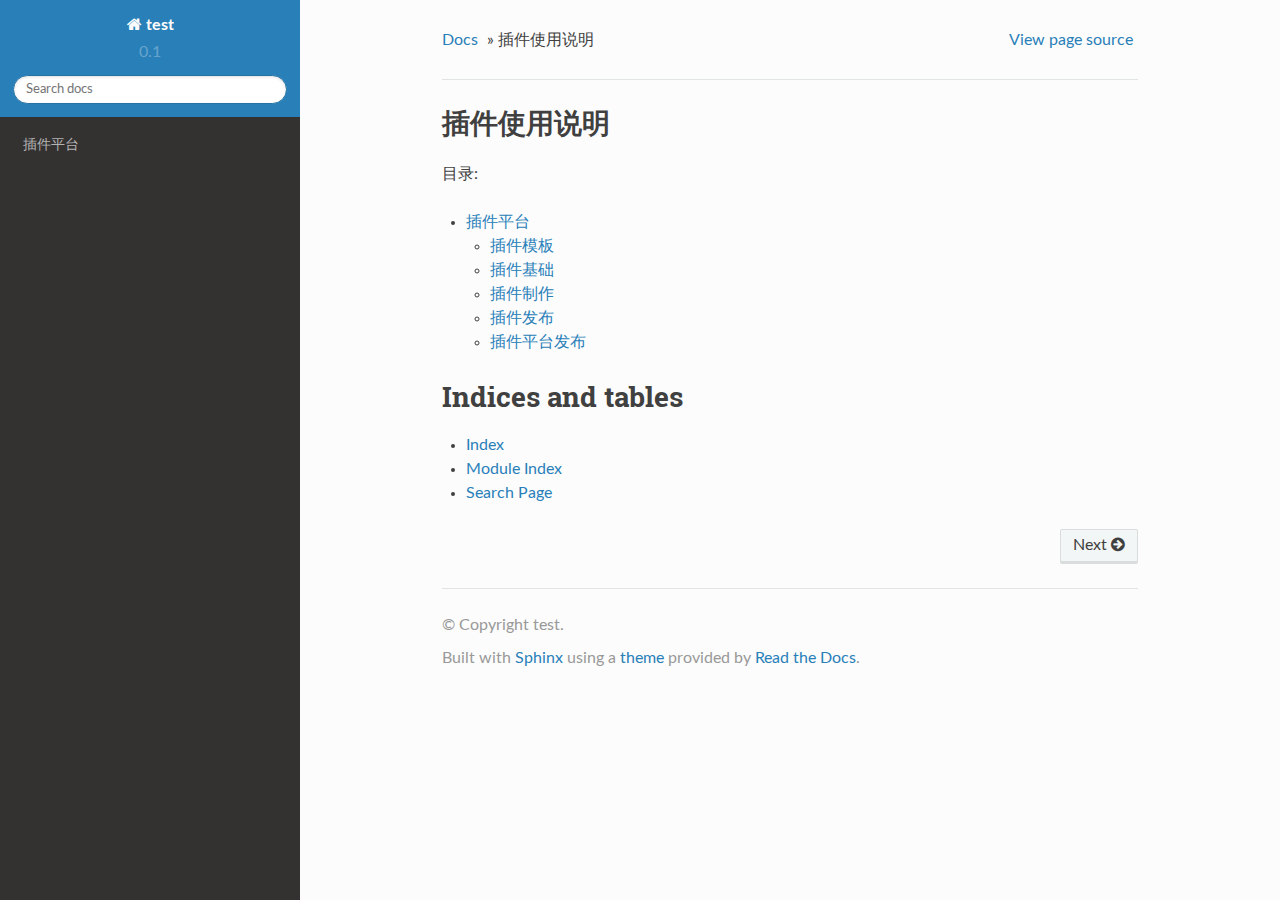
<file: doc/_build/html/index.html>
<!DOCTYPE html>
<!--[if IE 8]><html class="no-js lt-ie9" lang="en" > <![endif]-->
<!--[if gt IE 8]><!--> <html class="no-js" lang="en" > <!--<![endif]-->
<head>
  <meta charset="utf-8">
  
  <meta name="viewport" content="width=device-width, initial-scale=1.0">
  
  <title>插件使用说明 &mdash; test 0.1 documentation</title>
  

  
  

  

  
  
    

  

  
  
    <link rel="stylesheet" href="_static/css/theme.css" type="text/css" />
  

  

  
    <link rel="top" title="test 0.1 documentation" href="#"/>
        <link rel="next" title="插件平台" href="src/intr.html"/> 

  
  <script src="_static/js/modernizr.min.js"></script>

</head>

<body class="wy-body-for-nav" role="document">

  <div class="wy-grid-for-nav">

    
    <nav data-toggle="wy-nav-shift" class="wy-nav-side">
      <div class="wy-side-scroll">
        <div class="wy-side-nav-search">
          

          
            <a href="#" class="icon icon-home"> test
          

          
          </a>

          
            
            
              <div class="version">
                0.1
              </div>
            
          

          
<div role="search">
  <form id="rtd-search-form" class="wy-form" action="search.html" method="get">
    <input type="text" name="q" placeholder="Search docs" />
    <input type="hidden" name="check_keywords" value="yes" />
    <input type="hidden" name="area" value="default" />
  </form>
</div>

          
        </div>

        <div class="wy-menu wy-menu-vertical" data-spy="affix" role="navigation" aria-label="main navigation">
          
            
            
                <ul>
<li class="toctree-l1"><a class="reference internal" href="src/intr.html">插件平台</a></li>
</ul>

            
          
        </div>
      </div>
    </nav>

    <section data-toggle="wy-nav-shift" class="wy-nav-content-wrap">

      
      <nav class="wy-nav-top" role="navigation" aria-label="top navigation">
        <i data-toggle="wy-nav-top" class="fa fa-bars"></i>
        <a href="#">test</a>
      </nav>


      
      <div class="wy-nav-content">
        <div class="rst-content">
          

 



<div role="navigation" aria-label="breadcrumbs navigation">
  <ul class="wy-breadcrumbs">
    <li><a href="#">Docs</a> &raquo;</li>
      
    <li>插件使用说明</li>
      <li class="wy-breadcrumbs-aside">
        
          
            <a href="_sources/index.txt" rel="nofollow"> View page source</a>
          
        
      </li>
  </ul>
  <hr/>
</div>
          <div role="main" class="document" itemscope="itemscope" itemtype="http://schema.org/Article">
           <div itemprop="articleBody">
            
  <div class="section" id="id1">
<h1>插件使用说明<a class="headerlink" href="#id1" title="Permalink to this headline">¶</a></h1>
<p>目录:</p>
<div class="toctree-wrapper compound">
<ul>
<li class="toctree-l1"><a class="reference internal" href="src/intr.html">插件平台</a><ul>
<li class="toctree-l2"><a class="reference internal" href="src/intr.html#id2">插件模板</a></li>
<li class="toctree-l2"><a class="reference internal" href="src/intr.html#id3">插件基础</a></li>
<li class="toctree-l2"><a class="reference internal" href="src/intr.html#id11">插件制作</a></li>
<li class="toctree-l2"><a class="reference internal" href="src/intr.html#id14">插件发布</a></li>
<li class="toctree-l2"><a class="reference internal" href="src/intr.html#id15">插件平台发布</a></li>
</ul>
</li>
</ul>
</div>
</div>
<div class="section" id="indices-and-tables">
<h1>Indices and tables<a class="headerlink" href="#indices-and-tables" title="Permalink to this headline">¶</a></h1>
<ul class="simple">
<li><a class="reference internal" href="genindex.html"><span>Index</span></a></li>
<li><a class="reference internal" href="py-modindex.html"><span>Module Index</span></a></li>
<li><a class="reference internal" href="search.html"><span>Search Page</span></a></li>
</ul>
</div>


           </div>
          </div>
          <footer>
  
    <div class="rst-footer-buttons" role="navigation" aria-label="footer navigation">
      
        <a href="src/intr.html" class="btn btn-neutral float-right" title="插件平台" accesskey="n">Next <span class="fa fa-arrow-circle-right"></span></a>
      
      
    </div>
  

  <hr/>

  <div role="contentinfo">
    <p>
        &copy; Copyright test.

    </p>
  </div>
  Built with <a href="http://sphinx-doc.org/">Sphinx</a> using a <a href="https://github.com/snide/sphinx_rtd_theme">theme</a> provided by <a href="https://readthedocs.org">Read the Docs</a>. 

</footer>

        </div>
      </div>

    </section>

  </div>
  


  

    <script type="text/javascript">
        var DOCUMENTATION_OPTIONS = {
            URL_ROOT:'./',
            VERSION:'0.1',
            COLLAPSE_INDEX:false,
            FILE_SUFFIX:'.html',
            HAS_SOURCE:  true
        };
    </script>
      <script type="text/javascript" src="_static/jquery.js"></script>
      <script type="text/javascript" src="_static/underscore.js"></script>
      <script type="text/javascript" src="_static/doctools.js"></script>

  

  
  
    <script type="text/javascript" src="_static/js/theme.js"></script>
  

  
  
  <script type="text/javascript">
      jQuery(function () {
          SphinxRtdTheme.StickyNav.enable();
      });
  </script>
   

</body>
</html>
</file>
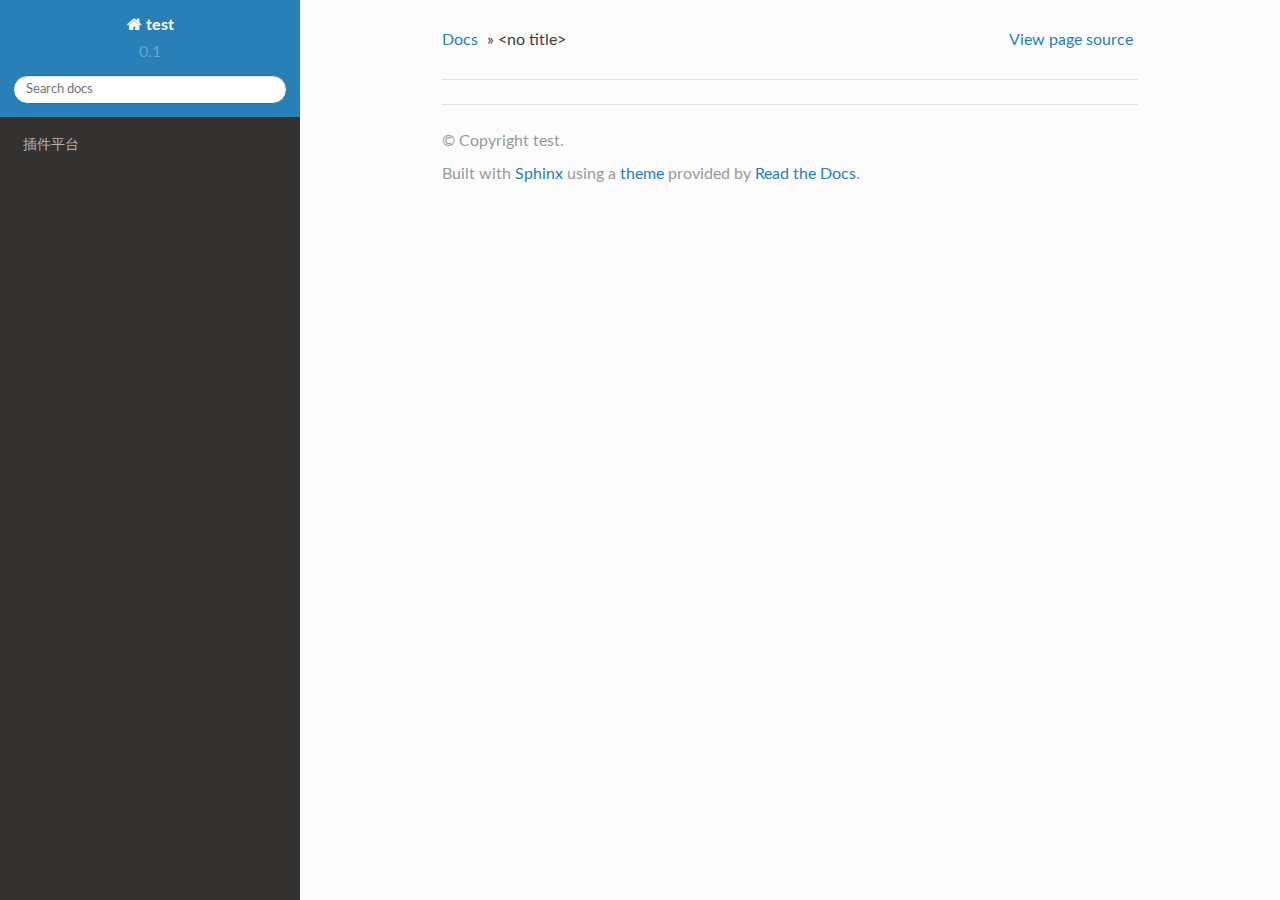
<file: doc/_build/html/doc.html>
<!DOCTYPE html>
<!--[if IE 8]><html class="no-js lt-ie9" lang="en" > <![endif]-->
<!--[if gt IE 8]><!--> <html class="no-js" lang="en" > <!--<![endif]-->
<head>
  <meta charset="utf-8">
  
  <meta name="viewport" content="width=device-width, initial-scale=1.0">
  
  <title>&lt;no title&gt; &mdash; test 0.1 documentation</title>
  

  
  

  

  
  
    

  

  
  
    <link rel="stylesheet" href="_static/css/theme.css" type="text/css" />
  

  

  
    <link rel="top" title="test 0.1 documentation" href="index.html"/> 

  
  <script src="_static/js/modernizr.min.js"></script>

</head>

<body class="wy-body-for-nav" role="document">

  <div class="wy-grid-for-nav">

    
    <nav data-toggle="wy-nav-shift" class="wy-nav-side">
      <div class="wy-side-scroll">
        <div class="wy-side-nav-search">
          

          
            <a href="index.html" class="icon icon-home"> test
          

          
          </a>

          
            
            
              <div class="version">
                0.1
              </div>
            
          

          
<div role="search">
  <form id="rtd-search-form" class="wy-form" action="search.html" method="get">
    <input type="text" name="q" placeholder="Search docs" />
    <input type="hidden" name="check_keywords" value="yes" />
    <input type="hidden" name="area" value="default" />
  </form>
</div>

          
        </div>

        <div class="wy-menu wy-menu-vertical" data-spy="affix" role="navigation" aria-label="main navigation">
          
            
            
                <ul>
<li class="toctree-l1"><a class="reference internal" href="src/intr.html">插件平台</a></li>
</ul>

            
          
        </div>
      </div>
    </nav>

    <section data-toggle="wy-nav-shift" class="wy-nav-content-wrap">

      
      <nav class="wy-nav-top" role="navigation" aria-label="top navigation">
        <i data-toggle="wy-nav-top" class="fa fa-bars"></i>
        <a href="index.html">test</a>
      </nav>


      
      <div class="wy-nav-content">
        <div class="rst-content">
          

 



<div role="navigation" aria-label="breadcrumbs navigation">
  <ul class="wy-breadcrumbs">
    <li><a href="index.html">Docs</a> &raquo;</li>
      
    <li>&lt;no title&gt;</li>
      <li class="wy-breadcrumbs-aside">
        
          
            <a href="_sources/doc.txt" rel="nofollow"> View page source</a>
          
        
      </li>
  </ul>
  <hr/>
</div>
          <div role="main" class="document" itemscope="itemscope" itemtype="http://schema.org/Article">
           <div itemprop="articleBody">
            
  <div class="toctree-wrapper compound">
<ul class="simple">
</ul>
</div>


           </div>
          </div>
          <footer>
  

  <hr/>

  <div role="contentinfo">
    <p>
        &copy; Copyright test.

    </p>
  </div>
  Built with <a href="http://sphinx-doc.org/">Sphinx</a> using a <a href="https://github.com/snide/sphinx_rtd_theme">theme</a> provided by <a href="https://readthedocs.org">Read the Docs</a>. 

</footer>

        </div>
      </div>

    </section>

  </div>
  


  

    <script type="text/javascript">
        var DOCUMENTATION_OPTIONS = {
            URL_ROOT:'./',
            VERSION:'0.1',
            COLLAPSE_INDEX:false,
            FILE_SUFFIX:'.html',
            HAS_SOURCE:  true
        };
    </script>
      <script type="text/javascript" src="_static/jquery.js"></script>
      <script type="text/javascript" src="_static/underscore.js"></script>
      <script type="text/javascript" src="_static/doctools.js"></script>

  

  
  
    <script type="text/javascript" src="_static/js/theme.js"></script>
  

  
  
  <script type="text/javascript">
      jQuery(function () {
          SphinxRtdTheme.StickyNav.enable();
      });
  </script>
   

</body>
</html>
</file>
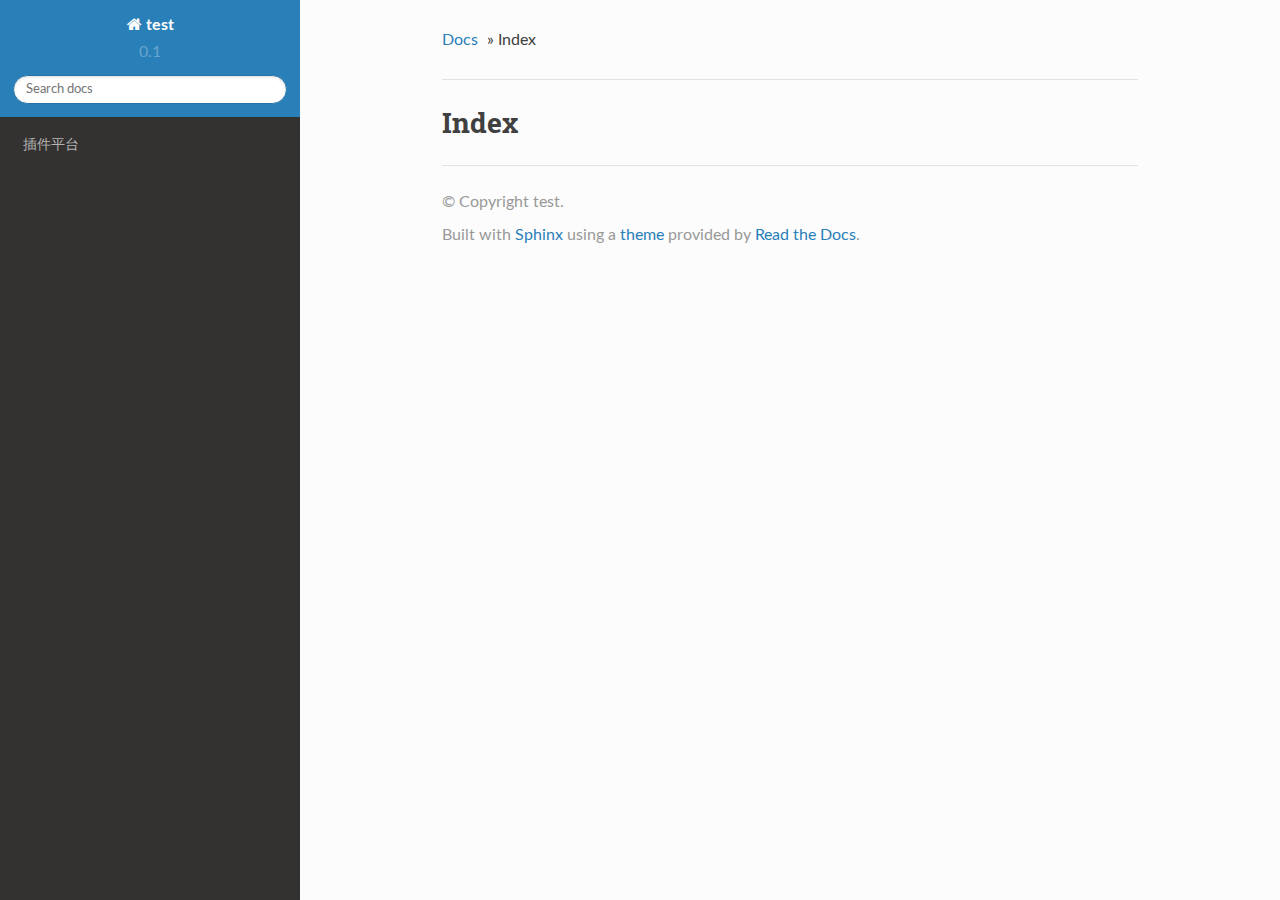
<file: doc/_build/html/genindex.html>
<!DOCTYPE html>
<!--[if IE 8]><html class="no-js lt-ie9" lang="en" > <![endif]-->
<!--[if gt IE 8]><!--> <html class="no-js" lang="en" > <!--<![endif]-->
<head>
  <meta charset="utf-8">
  
  <meta name="viewport" content="width=device-width, initial-scale=1.0">
  
  <title>Index &mdash; test 0.1 documentation</title>
  

  
  

  

  
  
    

  

  
  
    <link rel="stylesheet" href="_static/css/theme.css" type="text/css" />
  

  

  
    <link rel="top" title="test 0.1 documentation" href="index.html"/> 

  
  <script src="_static/js/modernizr.min.js"></script>

</head>

<body class="wy-body-for-nav" role="document">

  <div class="wy-grid-for-nav">

    
    <nav data-toggle="wy-nav-shift" class="wy-nav-side">
      <div class="wy-side-scroll">
        <div class="wy-side-nav-search">
          

          
            <a href="index.html" class="icon icon-home"> test
          

          
          </a>

          
            
            
              <div class="version">
                0.1
              </div>
            
          

          
<div role="search">
  <form id="rtd-search-form" class="wy-form" action="search.html" method="get">
    <input type="text" name="q" placeholder="Search docs" />
    <input type="hidden" name="check_keywords" value="yes" />
    <input type="hidden" name="area" value="default" />
  </form>
</div>

          
        </div>

        <div class="wy-menu wy-menu-vertical" data-spy="affix" role="navigation" aria-label="main navigation">
          
            
            
                <ul>
<li class="toctree-l1"><a class="reference internal" href="src/intr.html">插件平台</a></li>
</ul>

            
          
        </div>
      </div>
    </nav>

    <section data-toggle="wy-nav-shift" class="wy-nav-content-wrap">

      
      <nav class="wy-nav-top" role="navigation" aria-label="top navigation">
        <i data-toggle="wy-nav-top" class="fa fa-bars"></i>
        <a href="index.html">test</a>
      </nav>


      
      <div class="wy-nav-content">
        <div class="rst-content">
          





<div role="navigation" aria-label="breadcrumbs navigation">
  <ul class="wy-breadcrumbs">
    <li><a href="index.html">Docs</a> &raquo;</li>
      
    <li>Index</li>
      <li class="wy-breadcrumbs-aside">
        
          
        
      </li>
  </ul>
  <hr/>
</div>
          <div role="main" class="document" itemscope="itemscope" itemtype="http://schema.org/Article">
           <div itemprop="articleBody">
            

<h1 id="index">Index</h1>

<div class="genindex-jumpbox">
 
</div>


           </div>
          </div>
          <footer>
  

  <hr/>

  <div role="contentinfo">
    <p>
        &copy; Copyright test.

    </p>
  </div>
  Built with <a href="http://sphinx-doc.org/">Sphinx</a> using a <a href="https://github.com/snide/sphinx_rtd_theme">theme</a> provided by <a href="https://readthedocs.org">Read the Docs</a>. 

</footer>

        </div>
      </div>

    </section>

  </div>
  


  

    <script type="text/javascript">
        var DOCUMENTATION_OPTIONS = {
            URL_ROOT:'./',
            VERSION:'0.1',
            COLLAPSE_INDEX:false,
            FILE_SUFFIX:'.html',
            HAS_SOURCE:  true
        };
    </script>
      <script type="text/javascript" src="_static/jquery.js"></script>
      <script type="text/javascript" src="_static/underscore.js"></script>
      <script type="text/javascript" src="_static/doctools.js"></script>

  

  
  
    <script type="text/javascript" src="_static/js/theme.js"></script>
  

  
  
  <script type="text/javascript">
      jQuery(function () {
          SphinxRtdTheme.StickyNav.enable();
      });
  </script>
   

</body>
</html>
</file>
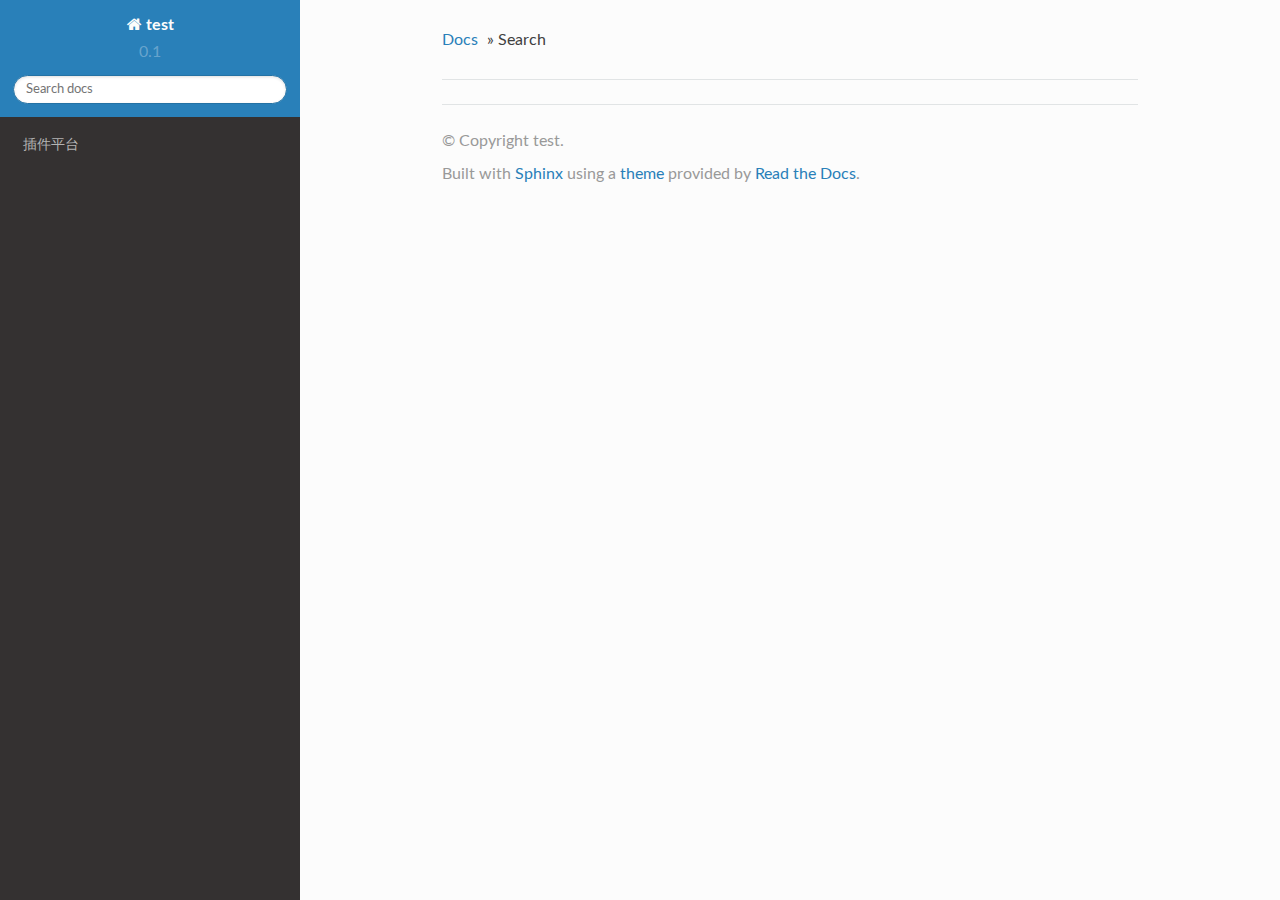
<file: doc/_build/html/search.html>
<!DOCTYPE html>
<!--[if IE 8]><html class="no-js lt-ie9" lang="en" > <![endif]-->
<!--[if gt IE 8]><!--> <html class="no-js" lang="en" > <!--<![endif]-->
<head>
  <meta charset="utf-8">
  
  <meta name="viewport" content="width=device-width, initial-scale=1.0">
  
  <title>Search &mdash; test 0.1 documentation</title>
  

  
  

  

  
  
    

  

  
  
    <link rel="stylesheet" href="_static/css/theme.css" type="text/css" />
  

  

  
    <link rel="top" title="test 0.1 documentation" href="index.html"/> 

  
  <script src="_static/js/modernizr.min.js"></script>

</head>

<body class="wy-body-for-nav" role="document">

  <div class="wy-grid-for-nav">

    
    <nav data-toggle="wy-nav-shift" class="wy-nav-side">
      <div class="wy-side-scroll">
        <div class="wy-side-nav-search">
          

          
            <a href="index.html" class="icon icon-home"> test
          

          
          </a>

          
            
            
              <div class="version">
                0.1
              </div>
            
          

          
<div role="search">
  <form id="rtd-search-form" class="wy-form" action="#" method="get">
    <input type="text" name="q" placeholder="Search docs" />
    <input type="hidden" name="check_keywords" value="yes" />
    <input type="hidden" name="area" value="default" />
  </form>
</div>

          
        </div>

        <div class="wy-menu wy-menu-vertical" data-spy="affix" role="navigation" aria-label="main navigation">
          
            
            
                <ul>
<li class="toctree-l1"><a class="reference internal" href="src/intr.html">插件平台</a></li>
</ul>

            
          
        </div>
      </div>
    </nav>

    <section data-toggle="wy-nav-shift" class="wy-nav-content-wrap">

      
      <nav class="wy-nav-top" role="navigation" aria-label="top navigation">
        <i data-toggle="wy-nav-top" class="fa fa-bars"></i>
        <a href="index.html">test</a>
      </nav>


      
      <div class="wy-nav-content">
        <div class="rst-content">
          





<div role="navigation" aria-label="breadcrumbs navigation">
  <ul class="wy-breadcrumbs">
    <li><a href="index.html">Docs</a> &raquo;</li>
      
    <li>Search</li>
      <li class="wy-breadcrumbs-aside">
        
      </li>
  </ul>
  <hr/>
</div>
          <div role="main" class="document" itemscope="itemscope" itemtype="http://schema.org/Article">
           <div itemprop="articleBody">
            
  <noscript>
  <div id="fallback" class="admonition warning">
    <p class="last">
      Please activate JavaScript to enable the search
      functionality.
    </p>
  </div>
  </noscript>

  
  <div id="search-results">
  
  </div>

           </div>
          </div>
          <footer>
  

  <hr/>

  <div role="contentinfo">
    <p>
        &copy; Copyright test.

    </p>
  </div>
  Built with <a href="http://sphinx-doc.org/">Sphinx</a> using a <a href="https://github.com/snide/sphinx_rtd_theme">theme</a> provided by <a href="https://readthedocs.org">Read the Docs</a>. 

</footer>

        </div>
      </div>

    </section>

  </div>
  


  

    <script type="text/javascript">
        var DOCUMENTATION_OPTIONS = {
            URL_ROOT:'./',
            VERSION:'0.1',
            COLLAPSE_INDEX:false,
            FILE_SUFFIX:'.html',
            HAS_SOURCE:  true
        };
    </script>
      <script type="text/javascript" src="_static/jquery.js"></script>
      <script type="text/javascript" src="_static/underscore.js"></script>
      <script type="text/javascript" src="_static/doctools.js"></script>
      <script type="text/javascript" src="_static/searchtools.js"></script>

  

  
  
    <script type="text/javascript" src="_static/js/theme.js"></script>
  

  
  
  <script type="text/javascript">
      jQuery(function () {
          SphinxRtdTheme.StickyNav.enable();
      });
  </script>
  
  <script type="text/javascript">
    jQuery(function() { Search.loadIndex("searchindex.js"); });
  </script>
  
  <script type="text/javascript" id="searchindexloader"></script>
   


</body>
</html>
</file>
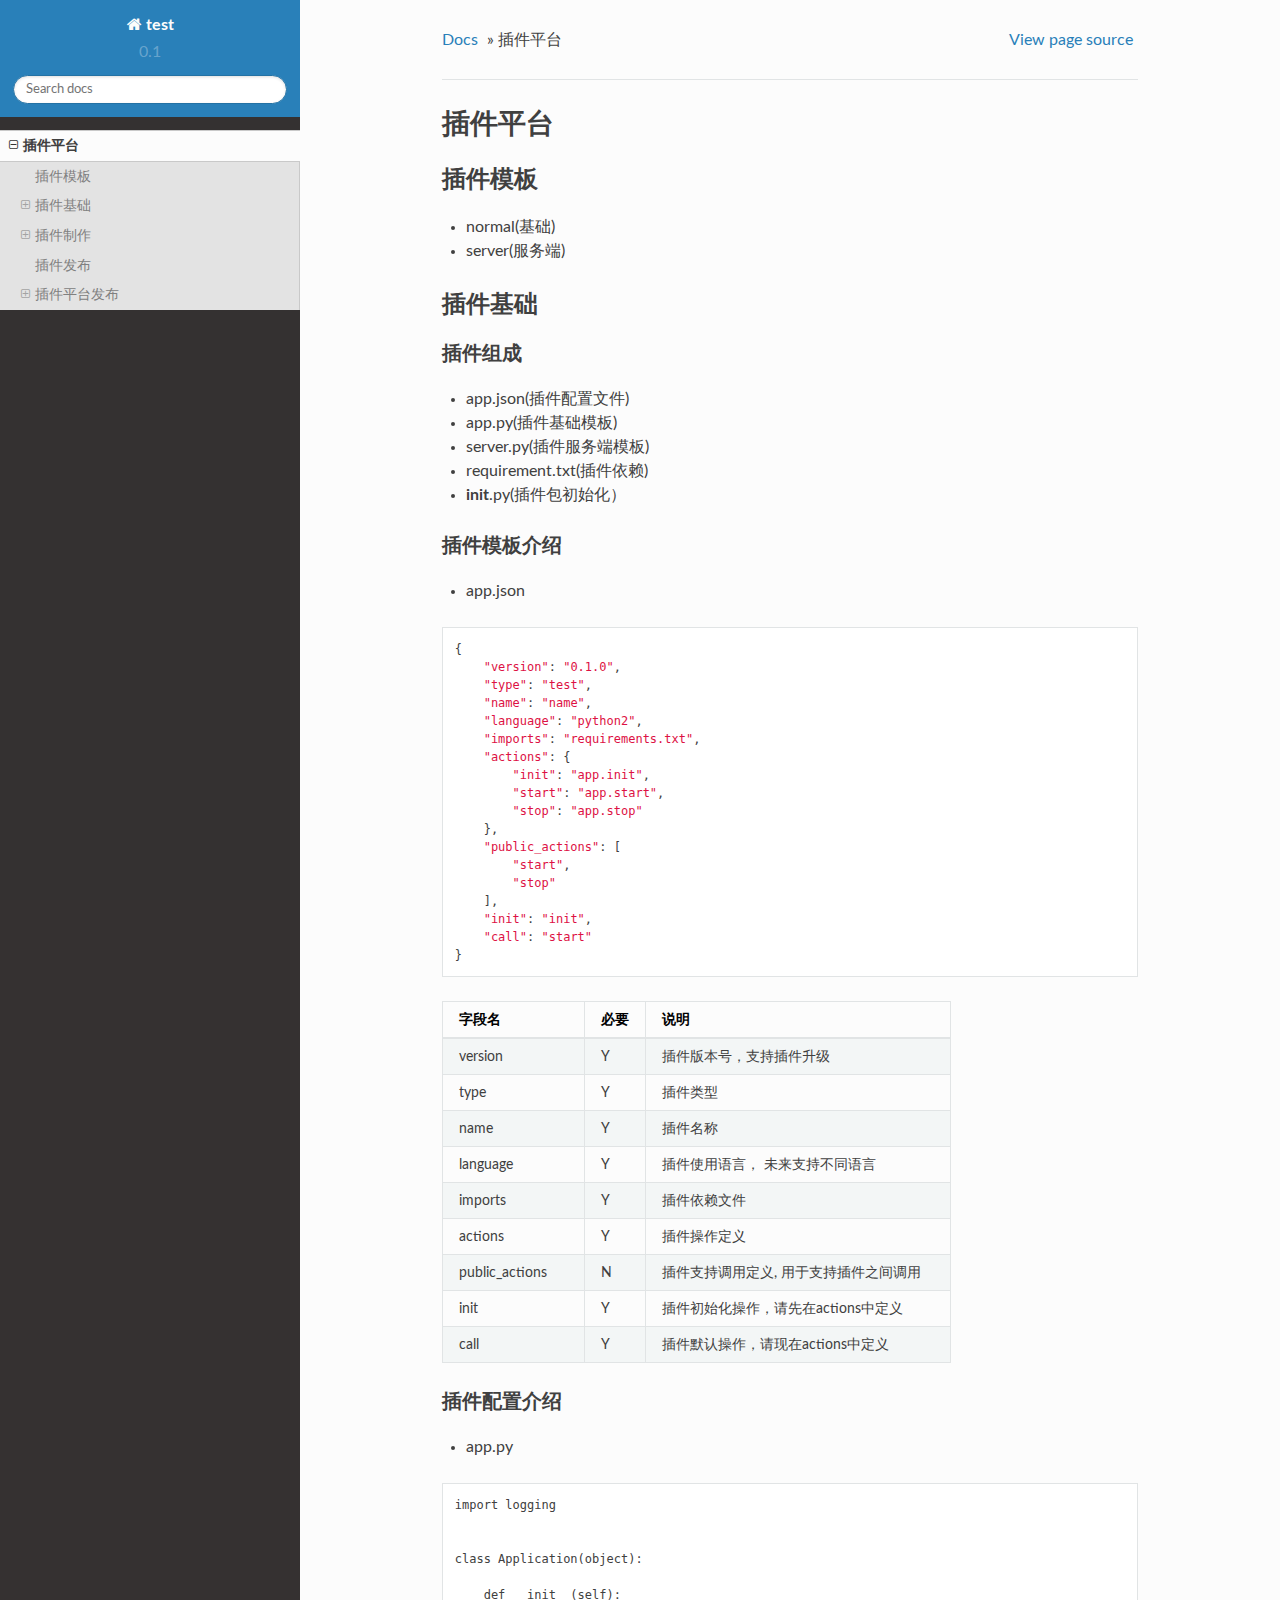
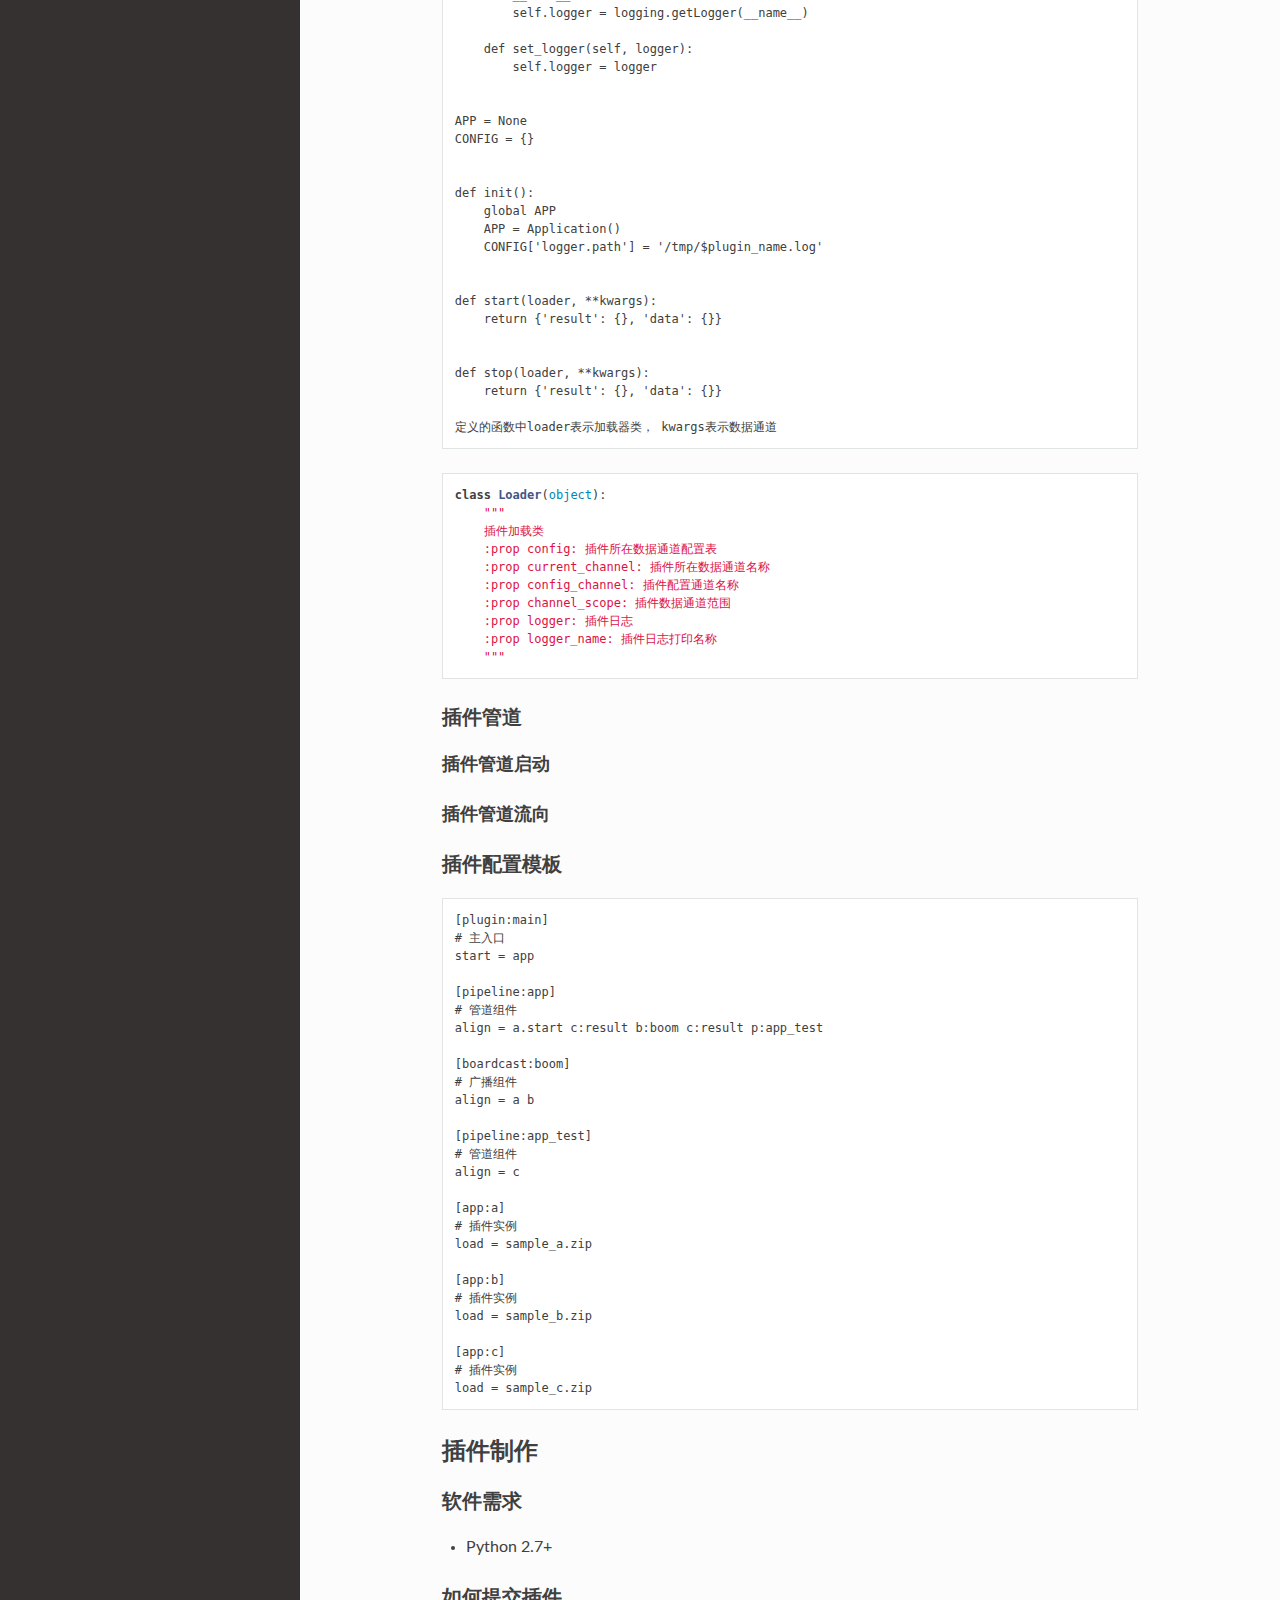
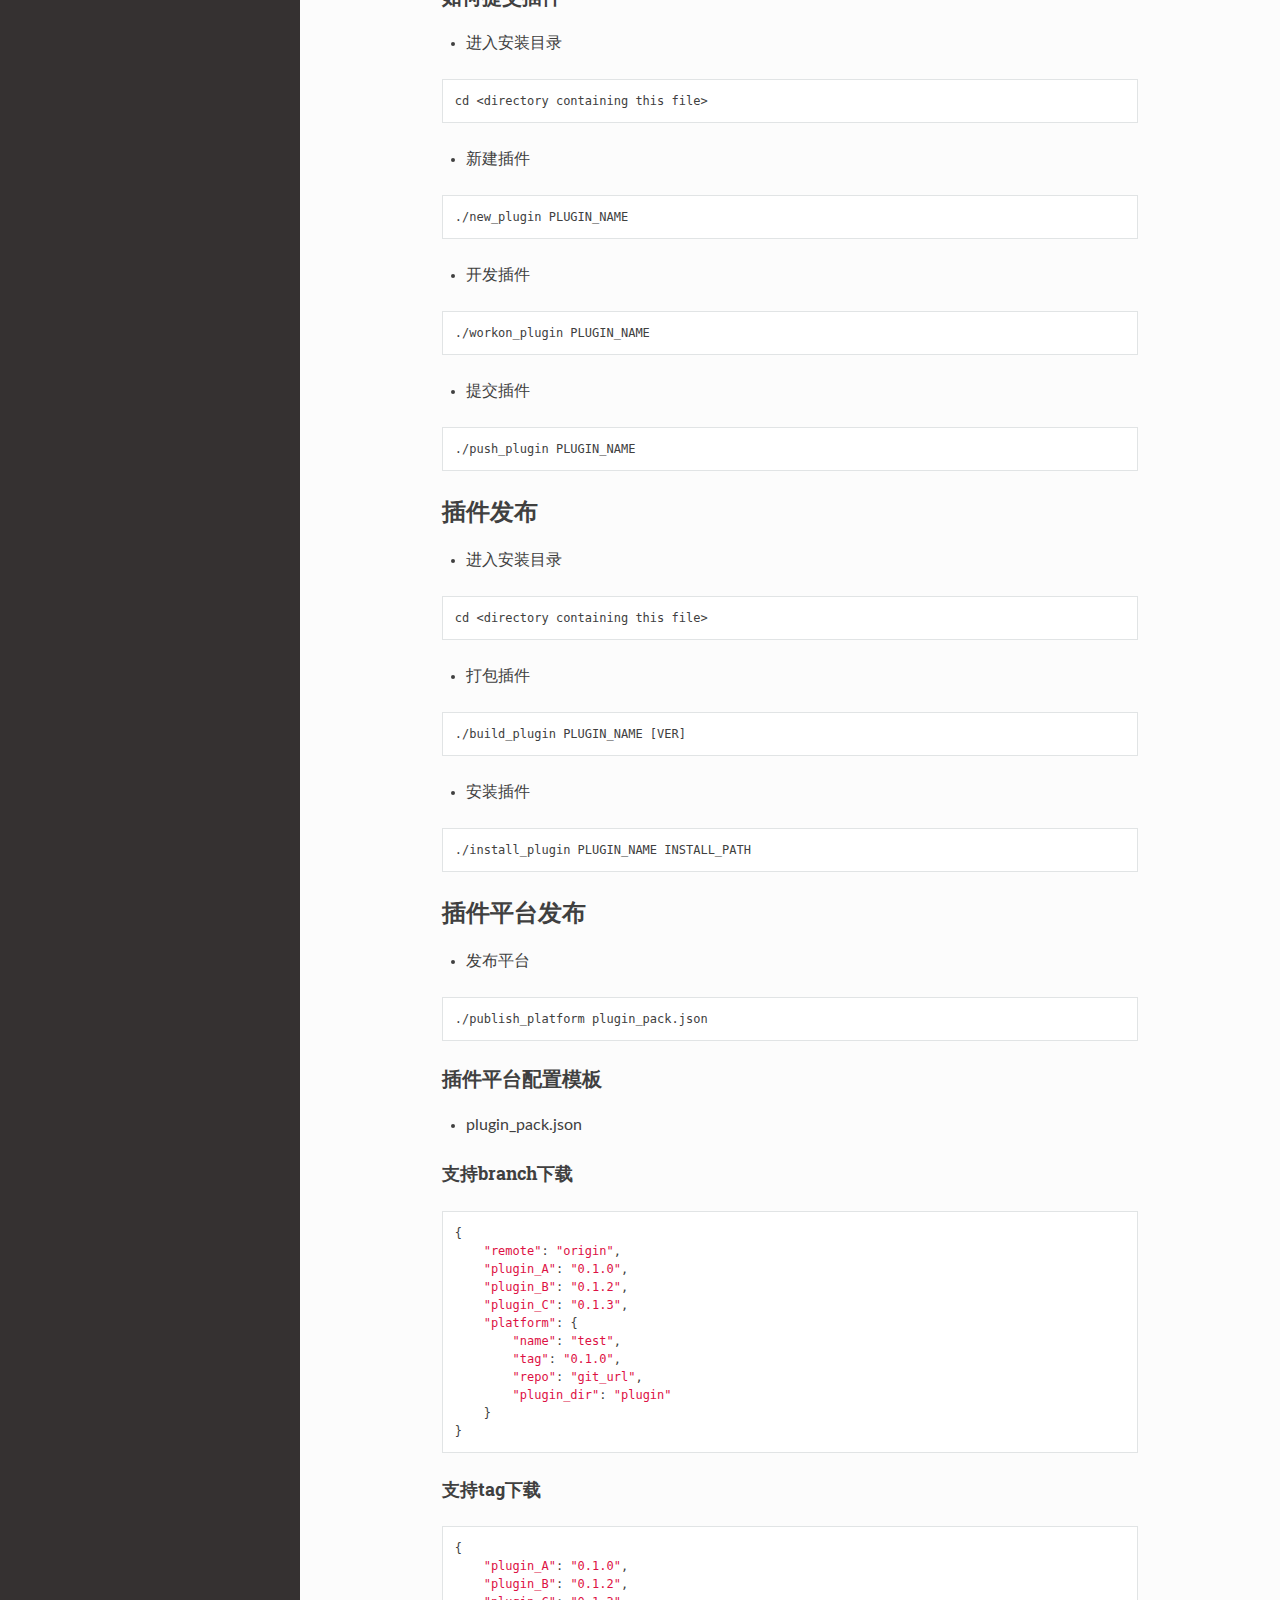
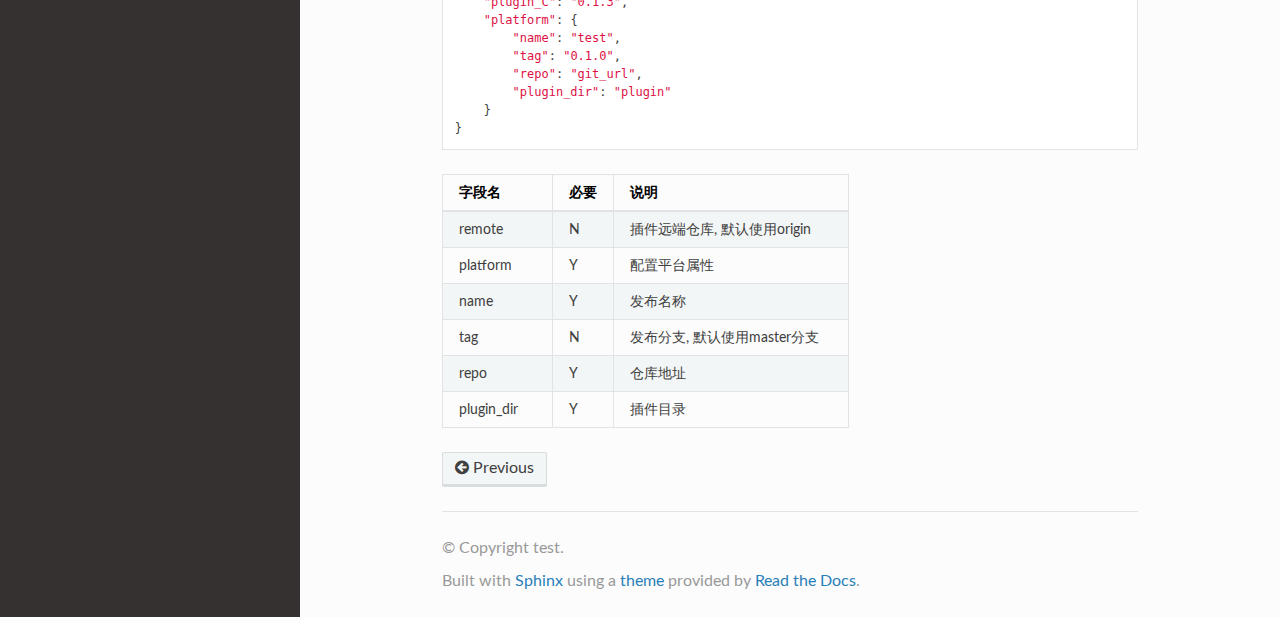
<file: doc/_build/html/src/intr.html>
<!DOCTYPE html>
<!--[if IE 8]><html class="no-js lt-ie9" lang="en" > <![endif]-->
<!--[if gt IE 8]><!--> <html class="no-js" lang="en" > <!--<![endif]-->
<head>
  <meta charset="utf-8">
  
  <meta name="viewport" content="width=device-width, initial-scale=1.0">
  
  <title>插件平台 &mdash; test 0.1 documentation</title>
  

  
  

  

  
  
    

  

  
  
    <link rel="stylesheet" href="../_static/css/theme.css" type="text/css" />
  

  

  
    <link rel="top" title="test 0.1 documentation" href="../index.html"/>
        <link rel="prev" title="插件使用说明" href="../index.html"/> 

  
  <script src="../_static/js/modernizr.min.js"></script>

</head>

<body class="wy-body-for-nav" role="document">

  <div class="wy-grid-for-nav">

    
    <nav data-toggle="wy-nav-shift" class="wy-nav-side">
      <div class="wy-side-scroll">
        <div class="wy-side-nav-search">
          

          
            <a href="../index.html" class="icon icon-home"> test
          

          
          </a>

          
            
            
              <div class="version">
                0.1
              </div>
            
          

          
<div role="search">
  <form id="rtd-search-form" class="wy-form" action="../search.html" method="get">
    <input type="text" name="q" placeholder="Search docs" />
    <input type="hidden" name="check_keywords" value="yes" />
    <input type="hidden" name="area" value="default" />
  </form>
</div>

          
        </div>

        <div class="wy-menu wy-menu-vertical" data-spy="affix" role="navigation" aria-label="main navigation">
          
            
            
                <ul class="current">
<li class="toctree-l1 current"><a class="current reference internal" href="">插件平台</a><ul>
<li class="toctree-l2"><a class="reference internal" href="#id2">插件模板</a></li>
<li class="toctree-l2"><a class="reference internal" href="#id3">插件基础</a><ul>
<li class="toctree-l3"><a class="reference internal" href="#id4">插件组成</a></li>
<li class="toctree-l3"><a class="reference internal" href="#id5">插件模板介绍</a></li>
<li class="toctree-l3"><a class="reference internal" href="#id6">插件配置介绍</a></li>
<li class="toctree-l3"><a class="reference internal" href="#id7">插件管道</a><ul>
<li class="toctree-l4"><a class="reference internal" href="#id8">插件管道启动</a></li>
<li class="toctree-l4"><a class="reference internal" href="#id9">插件管道流向</a></li>
</ul>
</li>
<li class="toctree-l3"><a class="reference internal" href="#id10">插件配置模板</a></li>
</ul>
</li>
<li class="toctree-l2"><a class="reference internal" href="#id11">插件制作</a><ul>
<li class="toctree-l3"><a class="reference internal" href="#id12">软件需求</a></li>
<li class="toctree-l3"><a class="reference internal" href="#id13">如何提交插件</a></li>
</ul>
</li>
<li class="toctree-l2"><a class="reference internal" href="#id14">插件发布</a></li>
<li class="toctree-l2"><a class="reference internal" href="#id15">插件平台发布</a><ul>
<li class="toctree-l3"><a class="reference internal" href="#id16">插件平台配置模板</a><ul>
<li class="toctree-l4"><a class="reference internal" href="#branch">支持branch下载</a></li>
<li class="toctree-l4"><a class="reference internal" href="#tag">支持tag下载</a></li>
</ul>
</li>
</ul>
</li>
</ul>
</li>
</ul>

            
          
        </div>
      </div>
    </nav>

    <section data-toggle="wy-nav-shift" class="wy-nav-content-wrap">

      
      <nav class="wy-nav-top" role="navigation" aria-label="top navigation">
        <i data-toggle="wy-nav-top" class="fa fa-bars"></i>
        <a href="../index.html">test</a>
      </nav>


      
      <div class="wy-nav-content">
        <div class="rst-content">
          

 



<div role="navigation" aria-label="breadcrumbs navigation">
  <ul class="wy-breadcrumbs">
    <li><a href="../index.html">Docs</a> &raquo;</li>
      
    <li>插件平台</li>
      <li class="wy-breadcrumbs-aside">
        
          
            <a href="../_sources/src/intr.txt" rel="nofollow"> View page source</a>
          
        
      </li>
  </ul>
  <hr/>
</div>
          <div role="main" class="document" itemscope="itemscope" itemtype="http://schema.org/Article">
           <div itemprop="articleBody">
            
  <div class="section" id="id1">
<h1>插件平台<a class="headerlink" href="#id1" title="Permalink to this headline">¶</a></h1>
<div class="section" id="id2">
<h2>插件模板<a class="headerlink" href="#id2" title="Permalink to this headline">¶</a></h2>
<ul class="simple">
<li>normal(基础)</li>
<li>server(服务端)</li>
</ul>
</div>
<div class="section" id="id3">
<h2>插件基础<a class="headerlink" href="#id3" title="Permalink to this headline">¶</a></h2>
<div class="section" id="id4">
<h3>插件组成<a class="headerlink" href="#id4" title="Permalink to this headline">¶</a></h3>
<ul class="simple">
<li>app.json(插件配置文件)</li>
<li>app.py(插件基础模板)</li>
<li>server.py(插件服务端模板)</li>
<li>requirement.txt(插件依赖)</li>
<li><strong>init</strong>.py(插件包初始化）</li>
</ul>
</div>
<div class="section" id="id5">
<h3>插件模板介绍<a class="headerlink" href="#id5" title="Permalink to this headline">¶</a></h3>
<ul class="simple">
<li>app.json</li>
</ul>
<div class="highlight-python"><div class="highlight"><pre><span></span><span class="p">{</span>
    <span class="s2">&quot;version&quot;</span><span class="p">:</span> <span class="s2">&quot;0.1.0&quot;</span><span class="p">,</span>
    <span class="s2">&quot;type&quot;</span><span class="p">:</span> <span class="s2">&quot;test&quot;</span><span class="p">,</span>
    <span class="s2">&quot;name&quot;</span><span class="p">:</span> <span class="s2">&quot;name&quot;</span><span class="p">,</span>
    <span class="s2">&quot;language&quot;</span><span class="p">:</span> <span class="s2">&quot;python2&quot;</span><span class="p">,</span>
    <span class="s2">&quot;imports&quot;</span><span class="p">:</span> <span class="s2">&quot;requirements.txt&quot;</span><span class="p">,</span>
    <span class="s2">&quot;actions&quot;</span><span class="p">:</span> <span class="p">{</span>
        <span class="s2">&quot;init&quot;</span><span class="p">:</span> <span class="s2">&quot;app.init&quot;</span><span class="p">,</span>
        <span class="s2">&quot;start&quot;</span><span class="p">:</span> <span class="s2">&quot;app.start&quot;</span><span class="p">,</span>
        <span class="s2">&quot;stop&quot;</span><span class="p">:</span> <span class="s2">&quot;app.stop&quot;</span>
    <span class="p">},</span>
    <span class="s2">&quot;public_actions&quot;</span><span class="p">:</span> <span class="p">[</span>
        <span class="s2">&quot;start&quot;</span><span class="p">,</span>
        <span class="s2">&quot;stop&quot;</span>
    <span class="p">],</span>
    <span class="s2">&quot;init&quot;</span><span class="p">:</span> <span class="s2">&quot;init&quot;</span><span class="p">,</span>
    <span class="s2">&quot;call&quot;</span><span class="p">:</span> <span class="s2">&quot;start&quot;</span>
<span class="p">}</span>
</pre></div>
</div>
<table border="1" class="docutils">
<colgroup>
<col width="28%" />
<col width="12%" />
<col width="61%" />
</colgroup>
<thead valign="bottom">
<tr class="row-odd"><th class="head">字段名</th>
<th class="head">必要</th>
<th class="head">说明</th>
</tr>
</thead>
<tbody valign="top">
<tr class="row-even"><td>version</td>
<td>Y</td>
<td>插件版本号，支持插件升级</td>
</tr>
<tr class="row-odd"><td>type</td>
<td>Y</td>
<td>插件类型</td>
</tr>
<tr class="row-even"><td>name</td>
<td>Y</td>
<td>插件名称</td>
</tr>
<tr class="row-odd"><td>language</td>
<td>Y</td>
<td>插件使用语言， 未来支持不同语言</td>
</tr>
<tr class="row-even"><td>imports</td>
<td>Y</td>
<td>插件依赖文件</td>
</tr>
<tr class="row-odd"><td>actions</td>
<td>Y</td>
<td>插件操作定义</td>
</tr>
<tr class="row-even"><td>public_actions</td>
<td>N</td>
<td>插件支持调用定义, 用于支持插件之间调用</td>
</tr>
<tr class="row-odd"><td>init</td>
<td>Y</td>
<td>插件初始化操作，请先在actions中定义</td>
</tr>
<tr class="row-even"><td>call</td>
<td>Y</td>
<td>插件默认操作，请现在actions中定义</td>
</tr>
</tbody>
</table>
</div>
<div class="section" id="id6">
<h3>插件配置介绍<a class="headerlink" href="#id6" title="Permalink to this headline">¶</a></h3>
<ul class="simple">
<li>app.py</li>
</ul>
<div class="highlight-python"><div class="highlight"><pre><span></span>import logging


class Application(object):

    def __init__(self):
        self.logger = logging.getLogger(__name__)

    def set_logger(self, logger):
        self.logger = logger


APP = None
CONFIG = {}


def init():
    global APP
    APP = Application()
    CONFIG[&#39;logger.path&#39;] = &#39;/tmp/$plugin_name.log&#39;


def start(loader, **kwargs):
    return {&#39;result&#39;: {}, &#39;data&#39;: {}}


def stop(loader, **kwargs):
    return {&#39;result&#39;: {}, &#39;data&#39;: {}}

定义的函数中loader表示加载器类， kwargs表示数据通道
</pre></div>
</div>
<div class="highlight-python"><div class="highlight"><pre><span></span><span class="k">class</span> <span class="nc">Loader</span><span class="p">(</span><span class="nb">object</span><span class="p">):</span>
    <span class="sd">&quot;&quot;&quot;</span>
<span class="sd">    插件加载类</span>
<span class="sd">    :prop config: 插件所在数据通道配置表</span>
<span class="sd">    :prop current_channel: 插件所在数据通道名称</span>
<span class="sd">    :prop config_channel: 插件配置通道名称</span>
<span class="sd">    :prop channel_scope: 插件数据通道范围</span>
<span class="sd">    :prop logger: 插件日志</span>
<span class="sd">    :prop logger_name: 插件日志打印名称</span>
<span class="sd">    &quot;&quot;&quot;</span>
</pre></div>
</div>
</div>
<div class="section" id="id7">
<h3>插件管道<a class="headerlink" href="#id7" title="Permalink to this headline">¶</a></h3>
<div class="section" id="id8">
<h4>插件管道启动<a class="headerlink" href="#id8" title="Permalink to this headline">¶</a></h4>
</div>
<div class="section" id="id9">
<h4>插件管道流向<a class="headerlink" href="#id9" title="Permalink to this headline">¶</a></h4>
</div>
</div>
<div class="section" id="id10">
<h3>插件配置模板<a class="headerlink" href="#id10" title="Permalink to this headline">¶</a></h3>
<div class="highlight-python"><div class="highlight"><pre><span></span>[plugin:main]
# 主入口
start = app

[pipeline:app]
# 管道组件
align = a.start c:result b:boom c:result p:app_test

[boardcast:boom]
# 广播组件
align = a b

[pipeline:app_test]
# 管道组件
align = c

[app:a]
# 插件实例
load = sample_a.zip

[app:b]
# 插件实例
load = sample_b.zip

[app:c]
# 插件实例
load = sample_c.zip
</pre></div>
</div>
</div>
</div>
<div class="section" id="id11">
<h2>插件制作<a class="headerlink" href="#id11" title="Permalink to this headline">¶</a></h2>
<div class="section" id="id12">
<h3>软件需求<a class="headerlink" href="#id12" title="Permalink to this headline">¶</a></h3>
<ul class="simple">
<li>Python 2.7+</li>
</ul>
</div>
<div class="section" id="id13">
<h3>如何提交插件<a class="headerlink" href="#id13" title="Permalink to this headline">¶</a></h3>
<ul class="simple">
<li>进入安装目录</li>
</ul>
<div class="highlight-python"><div class="highlight"><pre><span></span>cd &lt;directory containing this file&gt;
</pre></div>
</div>
<ul class="simple">
<li>新建插件</li>
</ul>
<div class="highlight-python"><div class="highlight"><pre><span></span>./new_plugin PLUGIN_NAME
</pre></div>
</div>
<ul class="simple">
<li>开发插件</li>
</ul>
<div class="highlight-python"><div class="highlight"><pre><span></span>./workon_plugin PLUGIN_NAME
</pre></div>
</div>
<ul class="simple">
<li>提交插件</li>
</ul>
<div class="highlight-python"><div class="highlight"><pre><span></span>./push_plugin PLUGIN_NAME
</pre></div>
</div>
</div>
</div>
<div class="section" id="id14">
<h2>插件发布<a class="headerlink" href="#id14" title="Permalink to this headline">¶</a></h2>
<ul class="simple">
<li>进入安装目录</li>
</ul>
<div class="highlight-python"><div class="highlight"><pre><span></span>cd &lt;directory containing this file&gt;
</pre></div>
</div>
<ul class="simple">
<li>打包插件</li>
</ul>
<div class="highlight-python"><div class="highlight"><pre><span></span>./build_plugin PLUGIN_NAME [VER]
</pre></div>
</div>
<ul class="simple">
<li>安装插件</li>
</ul>
<div class="highlight-python"><div class="highlight"><pre><span></span>./install_plugin PLUGIN_NAME INSTALL_PATH
</pre></div>
</div>
</div>
<div class="section" id="id15">
<h2>插件平台发布<a class="headerlink" href="#id15" title="Permalink to this headline">¶</a></h2>
<ul class="simple">
<li>发布平台</li>
</ul>
<div class="highlight-python"><div class="highlight"><pre><span></span>./publish_platform plugin_pack.json
</pre></div>
</div>
<div class="section" id="id16">
<h3>插件平台配置模板<a class="headerlink" href="#id16" title="Permalink to this headline">¶</a></h3>
<ul class="simple">
<li>plugin_pack.json</li>
</ul>
<div class="section" id="branch">
<h4>支持branch下载<a class="headerlink" href="#branch" title="Permalink to this headline">¶</a></h4>
<div class="highlight-python"><div class="highlight"><pre><span></span><span class="p">{</span>
    <span class="s2">&quot;remote&quot;</span><span class="p">:</span> <span class="s2">&quot;origin&quot;</span><span class="p">,</span>
    <span class="s2">&quot;plugin_A&quot;</span><span class="p">:</span> <span class="s2">&quot;0.1.0&quot;</span><span class="p">,</span>
    <span class="s2">&quot;plugin_B&quot;</span><span class="p">:</span> <span class="s2">&quot;0.1.2&quot;</span><span class="p">,</span>
    <span class="s2">&quot;plugin_C&quot;</span><span class="p">:</span> <span class="s2">&quot;0.1.3&quot;</span><span class="p">,</span>
    <span class="s2">&quot;platform&quot;</span><span class="p">:</span> <span class="p">{</span>
        <span class="s2">&quot;name&quot;</span><span class="p">:</span> <span class="s2">&quot;test&quot;</span><span class="p">,</span>
        <span class="s2">&quot;tag&quot;</span><span class="p">:</span> <span class="s2">&quot;0.1.0&quot;</span><span class="p">,</span>
        <span class="s2">&quot;repo&quot;</span><span class="p">:</span> <span class="s2">&quot;git_url&quot;</span><span class="p">,</span>
        <span class="s2">&quot;plugin_dir&quot;</span><span class="p">:</span> <span class="s2">&quot;plugin&quot;</span>
    <span class="p">}</span>
<span class="p">}</span>
</pre></div>
</div>
</div>
<div class="section" id="tag">
<h4>支持tag下载<a class="headerlink" href="#tag" title="Permalink to this headline">¶</a></h4>
<div class="highlight-python"><div class="highlight"><pre><span></span><span class="p">{</span>
    <span class="s2">&quot;plugin_A&quot;</span><span class="p">:</span> <span class="s2">&quot;0.1.0&quot;</span><span class="p">,</span>
    <span class="s2">&quot;plugin_B&quot;</span><span class="p">:</span> <span class="s2">&quot;0.1.2&quot;</span><span class="p">,</span>
    <span class="s2">&quot;plugin_C&quot;</span><span class="p">:</span> <span class="s2">&quot;0.1.3&quot;</span><span class="p">,</span>
    <span class="s2">&quot;platform&quot;</span><span class="p">:</span> <span class="p">{</span>
        <span class="s2">&quot;name&quot;</span><span class="p">:</span> <span class="s2">&quot;test&quot;</span><span class="p">,</span>
        <span class="s2">&quot;tag&quot;</span><span class="p">:</span> <span class="s2">&quot;0.1.0&quot;</span><span class="p">,</span>
        <span class="s2">&quot;repo&quot;</span><span class="p">:</span> <span class="s2">&quot;git_url&quot;</span><span class="p">,</span>
        <span class="s2">&quot;plugin_dir&quot;</span><span class="p">:</span> <span class="s2">&quot;plugin&quot;</span>
    <span class="p">}</span>
<span class="p">}</span>
</pre></div>
</div>
<table border="1" class="docutils">
<colgroup>
<col width="27%" />
<col width="15%" />
<col width="58%" />
</colgroup>
<thead valign="bottom">
<tr class="row-odd"><th class="head">字段名</th>
<th class="head">必要</th>
<th class="head">说明</th>
</tr>
</thead>
<tbody valign="top">
<tr class="row-even"><td>remote</td>
<td>N</td>
<td>插件远端仓库, 默认使用origin</td>
</tr>
<tr class="row-odd"><td>platform</td>
<td>Y</td>
<td>配置平台属性</td>
</tr>
<tr class="row-even"><td>name</td>
<td>Y</td>
<td>发布名称</td>
</tr>
<tr class="row-odd"><td>tag</td>
<td>N</td>
<td>发布分支, 默认使用master分支</td>
</tr>
<tr class="row-even"><td>repo</td>
<td>Y</td>
<td>仓库地址</td>
</tr>
<tr class="row-odd"><td>plugin_dir</td>
<td>Y</td>
<td>插件目录</td>
</tr>
</tbody>
</table>
</div>
</div>
</div>
</div>


           </div>
          </div>
          <footer>
  
    <div class="rst-footer-buttons" role="navigation" aria-label="footer navigation">
      
      
        <a href="../index.html" class="btn btn-neutral" title="插件使用说明" accesskey="p"><span class="fa fa-arrow-circle-left"></span> Previous</a>
      
    </div>
  

  <hr/>

  <div role="contentinfo">
    <p>
        &copy; Copyright test.

    </p>
  </div>
  Built with <a href="http://sphinx-doc.org/">Sphinx</a> using a <a href="https://github.com/snide/sphinx_rtd_theme">theme</a> provided by <a href="https://readthedocs.org">Read the Docs</a>. 

</footer>

        </div>
      </div>

    </section>

  </div>
  


  

    <script type="text/javascript">
        var DOCUMENTATION_OPTIONS = {
            URL_ROOT:'../',
            VERSION:'0.1',
            COLLAPSE_INDEX:false,
            FILE_SUFFIX:'.html',
            HAS_SOURCE:  true
        };
    </script>
      <script type="text/javascript" src="../_static/jquery.js"></script>
      <script type="text/javascript" src="../_static/underscore.js"></script>
      <script type="text/javascript" src="../_static/doctools.js"></script>

  

  
  
    <script type="text/javascript" src="../_static/js/theme.js"></script>
  

  
  
  <script type="text/javascript">
      jQuery(function () {
          SphinxRtdTheme.StickyNav.enable();
      });
  </script>
   

</body>
</html>
</file>
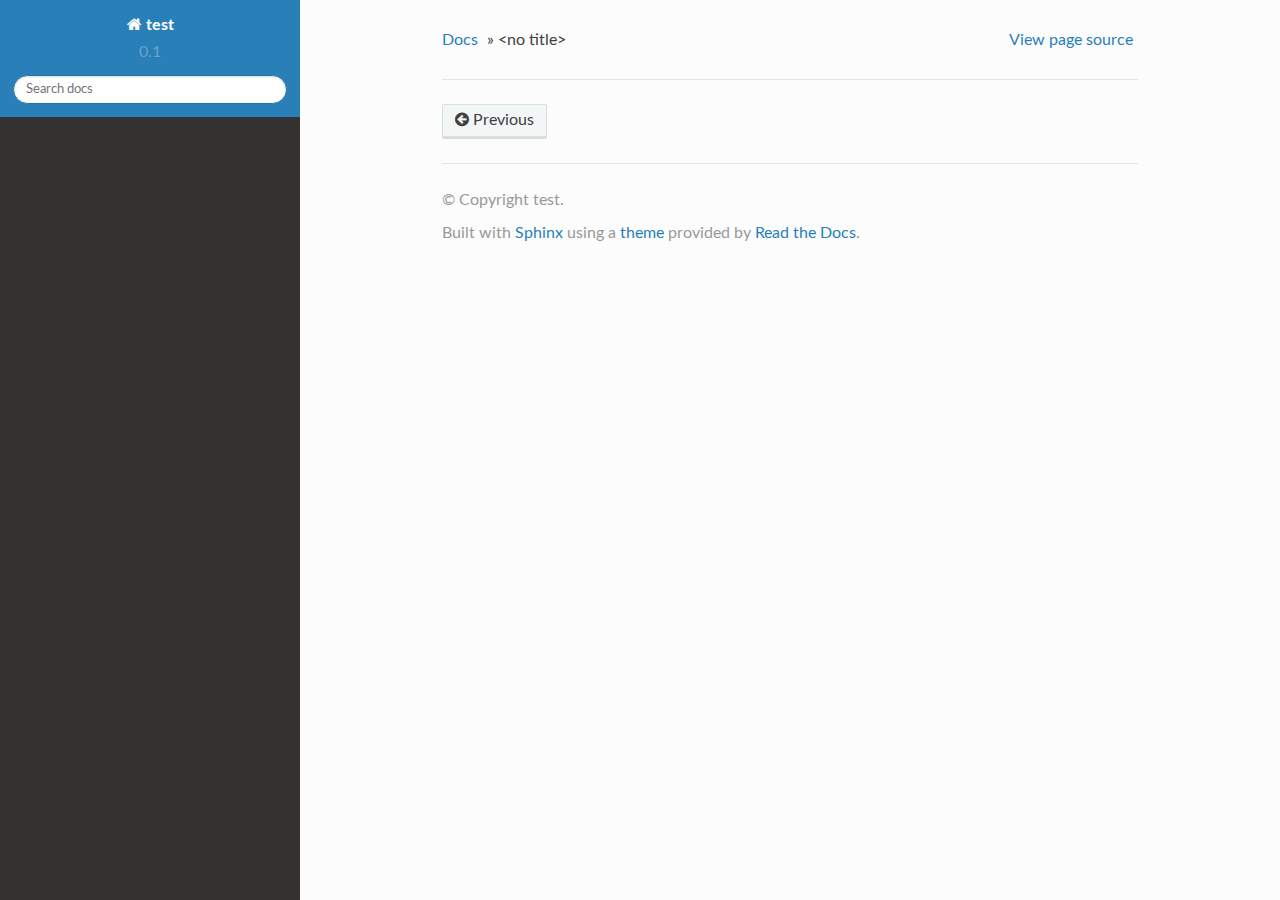
<file: doc/_build/html/src/sample.html>
<!DOCTYPE html>
<!--[if IE 8]><html class="no-js lt-ie9" lang="en" > <![endif]-->
<!--[if gt IE 8]><!--> <html class="no-js" lang="en" > <!--<![endif]-->
<head>
  <meta charset="utf-8">
  
  <meta name="viewport" content="width=device-width, initial-scale=1.0">
  
  <title>&lt;no title&gt; &mdash; test 0.1 documentation</title>
  

  
  

  

  
  
    

  

  
  
    <link rel="stylesheet" href="../_static/css/theme.css" type="text/css" />
  

  

  
    <link rel="top" title="test 0.1 documentation" href="../index.html"/>
        <link rel="prev" title="示例" href="../index.html"/> 

  
  <script src="../_static/js/modernizr.min.js"></script>

</head>

<body class="wy-body-for-nav" role="document">

  <div class="wy-grid-for-nav">

    
    <nav data-toggle="wy-nav-shift" class="wy-nav-side">
      <div class="wy-side-scroll">
        <div class="wy-side-nav-search">
          

          
            <a href="../index.html" class="icon icon-home"> test
          

          
          </a>

          
            
            
              <div class="version">
                0.1
              </div>
            
          

          
<div role="search">
  <form id="rtd-search-form" class="wy-form" action="../search.html" method="get">
    <input type="text" name="q" placeholder="Search docs" />
    <input type="hidden" name="check_keywords" value="yes" />
    <input type="hidden" name="area" value="default" />
  </form>
</div>

          
        </div>

        <div class="wy-menu wy-menu-vertical" data-spy="affix" role="navigation" aria-label="main navigation">
          
            
            
                <ul class="simple">
</ul>

            
          
        </div>
      </div>
    </nav>

    <section data-toggle="wy-nav-shift" class="wy-nav-content-wrap">

      
      <nav class="wy-nav-top" role="navigation" aria-label="top navigation">
        <i data-toggle="wy-nav-top" class="fa fa-bars"></i>
        <a href="../index.html">test</a>
      </nav>


      
      <div class="wy-nav-content">
        <div class="rst-content">
          

 



<div role="navigation" aria-label="breadcrumbs navigation">
  <ul class="wy-breadcrumbs">
    <li><a href="../index.html">Docs</a> &raquo;</li>
      
    <li>&lt;no title&gt;</li>
      <li class="wy-breadcrumbs-aside">
        
          
            <a href="../_sources/src/sample.txt" rel="nofollow"> View page source</a>
          
        
      </li>
  </ul>
  <hr/>
</div>
          <div role="main" class="document" itemscope="itemscope" itemtype="http://schema.org/Article">
           <div itemprop="articleBody">
            
  

           </div>
          </div>
          <footer>
  
    <div class="rst-footer-buttons" role="navigation" aria-label="footer navigation">
      
      
        <a href="../index.html" class="btn btn-neutral" title="示例" accesskey="p"><span class="fa fa-arrow-circle-left"></span> Previous</a>
      
    </div>
  

  <hr/>

  <div role="contentinfo">
    <p>
        &copy; Copyright test.

    </p>
  </div>
  Built with <a href="http://sphinx-doc.org/">Sphinx</a> using a <a href="https://github.com/snide/sphinx_rtd_theme">theme</a> provided by <a href="https://readthedocs.org">Read the Docs</a>. 

</footer>

        </div>
      </div>

    </section>

  </div>
  


  

    <script type="text/javascript">
        var DOCUMENTATION_OPTIONS = {
            URL_ROOT:'../',
            VERSION:'0.1',
            COLLAPSE_INDEX:false,
            FILE_SUFFIX:'.html',
            HAS_SOURCE:  true
        };
    </script>
      <script type="text/javascript" src="../_static/jquery.js"></script>
      <script type="text/javascript" src="../_static/underscore.js"></script>
      <script type="text/javascript" src="../_static/doctools.js"></script>

  

  
  
    <script type="text/javascript" src="../_static/js/theme.js"></script>
  

  
  
  <script type="text/javascript">
      jQuery(function () {
          SphinxRtdTheme.StickyNav.enable();
      });
  </script>
   

</body>
</html>
</file>
<file: doc/_build/html/_static/css/theme.css>
﻿*{-webkit-box-sizing:border-box;-moz-box-sizing:border-box;box-sizing:border-box}article,aside,details,figcaption,figure,footer,header,hgroup,nav,section{display:block}audio,canvas,video{display:inline-block;*display:inline;*zoom:1}audio:not([controls]){display:none}[hidden]{display:none}*{-webkit-box-sizing:border-box;-moz-box-sizing:border-box;box-sizing:border-box}html{font-size:100%;-webkit-text-size-adjust:100%;-ms-text-size-adjust:100%}body{margin:0}a:hover,a:active{outline:0}abbr[title]{border-bottom:1px dotted}b,strong{font-weight:bold}blockquote{margin:0}dfn{font-style:italic}ins{background:#ff9;color:#000;text-decoration:none}mark{background:#ff0;color:#000;font-style:italic;font-weight:bold}pre,code,.rst-content tt,.rst-content code,kbd,samp{font-family:monospace,serif;_font-family:"courier new",monospace;font-size:1em}pre{white-space:pre}q{quotes:none}q:before,q:after{content:"";content:none}small{font-size:85%}sub,sup{font-size:75%;line-height:0;position:relative;vertical-align:baseline}sup{top:-0.5em}sub{bottom:-0.25em}ul,ol,dl{margin:0;padding:0;list-style:none;list-style-image:none}li{list-style:none}dd{margin:0}img{border:0;-ms-interpolation-mode:bicubic;vertical-align:middle;max-width:100%}svg:not(:root){overflow:hidden}figure{margin:0}form{margin:0}fieldset{border:0;margin:0;padding:0}label{cursor:pointer}legend{border:0;*margin-left:-7px;padding:0;white-space:normal}button,input,select,textarea{font-size:100%;margin:0;vertical-align:baseline;*vertical-align:middle}button,input{line-height:normal}button,input[type="button"],input[type="reset"],input[type="submit"]{cursor:pointer;-webkit-appearance:button;*overflow:visible}button[disabled],input[disabled]{cursor:default}input[type="checkbox"],input[type="radio"]{box-sizing:border-box;padding:0;*width:13px;*height:13px}input[type="search"]{-webkit-appearance:textfield;-moz-box-sizing:content-box;-webkit-box-sizing:content-box;box-sizing:content-box}input[type="search"]::-webkit-search-decoration,input[type="search"]::-webkit-search-cancel-button{-webkit-appearance:none}button::-moz-focus-inner,input::-moz-focus-inner{border:0;padding:0}textarea{overflow:auto;vertical-align:top;resize:vertical}table{border-collapse:collapse;border-spacing:0}td{vertical-align:top}.chromeframe{margin:0.2em 0;background:#ccc;color:#000;padding:0.2em 0}.ir{display:block;border:0;text-indent:-999em;overflow:hidden;background-color:transparent;background-repeat:no-repeat;text-align:left;direction:ltr;*line-height:0}.ir br{display:none}.hidden{display:none !important;visibility:hidden}.visuallyhidden{border:0;clip:rect(0 0 0 0);height:1px;margin:-1px;overflow:hidden;padding:0;position:absolute;width:1px}.visuallyhidden.focusable:active,.visuallyhidden.focusable:focus{clip:auto;height:auto;margin:0;overflow:visible;position:static;width:auto}.invisible{visibility:hidden}.relative{position:relative}big,small{font-size:100%}@media print{html,body,section{background:none !important}*{box-shadow:none !important;text-shadow:none !important;filter:none !important;-ms-filter:none !important}a,a:visited{text-decoration:underline}.ir a:after,a[href^="javascript:"]:after,a[href^="#"]:after{content:""}pre,blockquote{page-break-inside:avoid}thead{display:table-header-group}tr,img{page-break-inside:avoid}img{max-width:100% !important}@page{margin:0.5cm}p,h2,.rst-content .toctree-wrapper p.caption,h3{orphans:3;widows:3}h2,.rst-content .toctree-wrapper p.caption,h3{page-break-after:avoid}}.fa:before,.wy-menu-vertical li span.toctree-expand:before,.wy-menu-vertical li.on a span.toctree-expand:before,.wy-menu-vertical li.current>a span.toctree-expand:before,.rst-content .admonition-title:before,.rst-content h1 .headerlink:before,.rst-content h2 .headerlink:before,.rst-content h3 .headerlink:before,.rst-content h4 .headerlink:before,.rst-content h5 .headerlink:before,.rst-content h6 .headerlink:before,.rst-content dl dt .headerlink:before,.rst-content p.caption .headerlink:before,.rst-content tt.download span:first-child:before,.rst-content code.download span:first-child:before,.icon:before,.wy-dropdown .caret:before,.wy-inline-validate.wy-inline-validate-success .wy-input-context:before,.wy-inline-validate.wy-inline-validate-danger .wy-input-context:before,.wy-inline-validate.wy-inline-validate-warning .wy-input-context:before,.wy-inline-validate.wy-inline-validate-info .wy-input-context:before,.wy-alert,.rst-content .note,.rst-content .attention,.rst-content .caution,.rst-content .danger,.rst-content .error,.rst-content .hint,.rst-content .important,.rst-content .tip,.rst-content .warning,.rst-content .seealso,.rst-content .admonition-todo,.btn,input[type="text"],input[type="password"],input[type="email"],input[type="url"],input[type="date"],input[type="month"],input[type="time"],input[type="datetime"],input[type="datetime-local"],input[type="week"],input[type="number"],input[type="search"],input[type="tel"],input[type="color"],select,textarea,.wy-menu-vertical li.on a,.wy-menu-vertical li.current>a,.wy-side-nav-search>a,.wy-side-nav-search .wy-dropdown>a,.wy-nav-top a{-webkit-font-smoothing:antialiased}.clearfix{*zoom:1}.clearfix:before,.clearfix:after{display:table;content:""}.clearfix:after{clear:both}/*!
 *  Font Awesome 4.2.0 by @davegandy - http://fontawesome.io - @fontawesome
 *  License - http://fontawesome.io/license (Font: SIL OFL 1.1, CSS: MIT License)
 */@font-face{font-family:'FontAwesome';src:url("../fonts/fontawesome-webfont.eot?v=4.2.0");src:url("../fonts/fontawesome-webfont.eot?#iefix&v=4.2.0") format("embedded-opentype"),url("../fonts/fontawesome-webfont.woff?v=4.2.0") format("woff"),url("../fonts/fontawesome-webfont.ttf?v=4.2.0") format("truetype"),url("../fonts/fontawesome-webfont.svg?v=4.2.0#fontawesomeregular") format("svg");font-weight:normal;font-style:normal}.fa,.wy-menu-vertical li span.toctree-expand,.wy-menu-vertical li.on a span.toctree-expand,.wy-menu-vertical li.current>a span.toctree-expand,.rst-content .admonition-title,.rst-content h1 .headerlink,.rst-content h2 .headerlink,.rst-content h3 .headerlink,.rst-content h4 .headerlink,.rst-content h5 .headerlink,.rst-content h6 .headerlink,.rst-content dl dt .headerlink,.rst-content p.caption .headerlink,.rst-content tt.download span:first-child,.rst-content code.download span:first-child,.icon{display:inline-block;font:normal normal normal 14px/1 FontAwesome;font-size:inherit;text-rendering:auto;-webkit-font-smoothing:antialiased;-moz-osx-font-smoothing:grayscale}.fa-lg{font-size:1.33333em;line-height:0.75em;vertical-align:-15%}.fa-2x{font-size:2em}.fa-3x{font-size:3em}.fa-4x{font-size:4em}.fa-5x{font-size:5em}.fa-fw{width:1.28571em;text-align:center}.fa-ul{padding-left:0;margin-left:2.14286em;list-style-type:none}.fa-ul>li{position:relative}.fa-li{position:absolute;left:-2.14286em;width:2.14286em;top:0.14286em;text-align:center}.fa-li.fa-lg{left:-1.85714em}.fa-border{padding:.2em .25em .15em;border:solid 0.08em #eee;border-radius:.1em}.pull-right{float:right}.pull-left{float:left}.fa.pull-left,.wy-menu-vertical li span.pull-left.toctree-expand,.wy-menu-vertical li.on a span.pull-left.toctree-expand,.wy-menu-vertical li.current>a span.pull-left.toctree-expand,.rst-content .pull-left.admonition-title,.rst-content h1 .pull-left.headerlink,.rst-content h2 .pull-left.headerlink,.rst-content h3 .pull-left.headerlink,.rst-content h4 .pull-left.headerlink,.rst-content h5 .pull-left.headerlink,.rst-content h6 .pull-left.headerlink,.rst-content dl dt .pull-left.headerlink,.rst-content p.caption .pull-left.headerlink,.rst-content tt.download span.pull-left:first-child,.rst-content code.download span.pull-left:first-child,.pull-left.icon{margin-right:.3em}.fa.pull-right,.wy-menu-vertical li span.pull-right.toctree-expand,.wy-menu-vertical li.on a span.pull-right.toctree-expand,.wy-menu-vertical li.current>a span.pull-right.toctree-expand,.rst-content .pull-right.admonition-title,.rst-content h1 .pull-right.headerlink,.rst-content h2 .pull-right.headerlink,.rst-content h3 .pull-right.headerlink,.rst-content h4 .pull-right.headerlink,.rst-content h5 .pull-right.headerlink,.rst-content h6 .pull-right.headerlink,.rst-content dl dt .pull-right.headerlink,.rst-content p.caption .pull-right.headerlink,.rst-content tt.download span.pull-right:first-child,.rst-content code.download span.pull-right:first-child,.pull-right.icon{margin-left:.3em}.fa-spin{-webkit-animation:fa-spin 2s infinite linear;animation:fa-spin 2s infinite linear}@-webkit-keyframes fa-spin{0%{-webkit-transform:rotate(0deg);transform:rotate(0deg)}100%{-webkit-transform:rotate(359deg);transform:rotate(359deg)}}@keyframes fa-spin{0%{-webkit-transform:rotate(0deg);transform:rotate(0deg)}100%{-webkit-transform:rotate(359deg);transform:rotate(359deg)}}.fa-rotate-90{filter:progid:DXImageTransform.Microsoft.BasicImage(rotation=1);-webkit-transform:rotate(90deg);-ms-transform:rotate(90deg);transform:rotate(90deg)}.fa-rotate-180{filter:progid:DXImageTransform.Microsoft.BasicImage(rotation=2);-webkit-transform:rotate(180deg);-ms-transform:rotate(180deg);transform:rotate(180deg)}.fa-rotate-270{filter:progid:DXImageTransform.Microsoft.BasicImage(rotation=3);-webkit-transform:rotate(270deg);-ms-transform:rotate(270deg);transform:rotate(270deg)}.fa-flip-horizontal{filter:progid:DXImageTransform.Microsoft.BasicImage(rotation=0);-webkit-transform:scale(-1, 1);-ms-transform:scale(-1, 1);transform:scale(-1, 1)}.fa-flip-vertical{filter:progid:DXImageTransform.Microsoft.BasicImage(rotation=2);-webkit-transform:scale(1, -1);-ms-transform:scale(1, -1);transform:scale(1, -1)}:root .fa-rotate-90,:root .fa-rotate-180,:root .fa-rotate-270,:root .fa-flip-horizontal,:root .fa-flip-vertical{filter:none}.fa-stack{position:relative;display:inline-block;width:2em;height:2em;line-height:2em;vertical-align:middle}.fa-stack-1x,.fa-stack-2x{position:absolute;left:0;width:100%;text-align:center}.fa-stack-1x{line-height:inherit}.fa-stack-2x{font-size:2em}.fa-inverse{color:#fff}.fa-glass:before{content:""}.fa-music:before{content:""}.fa-search:before,.icon-search:before{content:""}.fa-envelope-o:before{content:""}.fa-heart:before{content:""}.fa-star:before{content:""}.fa-star-o:before{content:""}.fa-user:before{content:""}.fa-film:before{content:""}.fa-th-large:before{content:""}.fa-th:before{content:""}.fa-th-list:before{content:""}.fa-check:before{content:""}.fa-remove:before,.fa-close:before,.fa-times:before{content:""}.fa-search-plus:before{content:""}.fa-search-minus:before{content:""}.fa-power-off:before{content:""}.fa-signal:before{content:""}.fa-gear:before,.fa-cog:before{content:""}.fa-trash-o:before{content:""}.fa-home:before,.icon-home:before{content:""}.fa-file-o:before{content:""}.fa-clock-o:before{content:""}.fa-road:before{content:""}.fa-download:before,.rst-content tt.download span:first-child:before,.rst-content code.download span:first-child:before{content:""}.fa-arrow-circle-o-down:before{content:""}.fa-arrow-circle-o-up:before{content:""}.fa-inbox:before{content:""}.fa-play-circle-o:before{content:""}.fa-rotate-right:before,.fa-repeat:before{content:""}.fa-refresh:before{content:""}.fa-list-alt:before{content:""}.fa-lock:before{content:""}.fa-flag:before{content:""}.fa-headphones:before{content:""}.fa-volume-off:before{content:""}.fa-volume-down:before{content:""}.fa-volume-up:before{content:""}.fa-qrcode:before{content:""}.fa-barcode:before{content:""}.fa-tag:before{content:""}.fa-tags:before{content:""}.fa-book:before,.icon-book:before{content:""}.fa-bookmark:before{content:""}.fa-print:before{content:""}.fa-camera:before{content:""}.fa-font:before{content:""}.fa-bold:before{content:""}.fa-italic:before{content:""}.fa-text-height:before{content:""}.fa-text-width:before{content:""}.fa-align-left:before{content:""}.fa-align-center:before{content:""}.fa-align-right:before{content:""}.fa-align-justify:before{content:""}.fa-list:before{content:""}.fa-dedent:before,.fa-outdent:before{content:""}.fa-indent:before{content:""}.fa-video-camera:before{content:""}.fa-photo:before,.fa-image:before,.fa-picture-o:before{content:""}.fa-pencil:before{content:""}.fa-map-marker:before{content:""}.fa-adjust:before{content:""}.fa-tint:before{content:""}.fa-edit:before,.fa-pencil-square-o:before{content:""}.fa-share-square-o:before{content:""}.fa-check-square-o:before{content:""}.fa-arrows:before{content:""}.fa-step-backward:before{content:""}.fa-fast-backward:before{content:""}.fa-backward:before{content:""}.fa-play:before{content:""}.fa-pause:before{content:""}.fa-stop:before{content:""}.fa-forward:before{content:""}.fa-fast-forward:before{content:""}.fa-step-forward:before{content:""}.fa-eject:before{content:""}.fa-chevron-left:before{content:""}.fa-chevron-right:before{content:""}.fa-plus-circle:before{content:""}.fa-minus-circle:before{content:""}.fa-times-circle:before,.wy-inline-validate.wy-inline-validate-danger .wy-input-context:before{content:""}.fa-check-circle:before,.wy-inline-validate.wy-inline-validate-success .wy-input-context:before{content:""}.fa-question-circle:before{content:""}.fa-info-circle:before{content:""}.fa-crosshairs:before{content:""}.fa-times-circle-o:before{content:""}.fa-check-circle-o:before{content:""}.fa-ban:before{content:""}.fa-arrow-left:before{content:""}.fa-arrow-right:before{content:""}.fa-arrow-up:before{content:""}.fa-arrow-down:before{content:""}.fa-mail-forward:before,.fa-share:before{content:""}.fa-expand:before{content:""}.fa-compress:before{content:""}.fa-plus:before{content:""}.fa-minus:before{content:""}.fa-asterisk:before{content:""}.fa-exclamation-circle:before,.wy-inline-validate.wy-inline-validate-warning .wy-input-context:before,.wy-inline-validate.wy-inline-validate-info .wy-input-context:before,.rst-content .admonition-title:before{content:""}.fa-gift:before{content:""}.fa-leaf:before{content:""}.fa-fire:before,.icon-fire:before{content:""}.fa-eye:before{content:""}.fa-eye-slash:before{content:""}.fa-warning:before,.fa-exclamation-triangle:before{content:""}.fa-plane:before{content:""}.fa-calendar:before{content:""}.fa-random:before{content:""}.fa-comment:before{content:""}.fa-magnet:before{content:""}.fa-chevron-up:before{content:""}.fa-chevron-down:before{content:""}.fa-retweet:before{content:""}.fa-shopping-cart:before{content:""}.fa-folder:before{content:""}.fa-folder-open:before{content:""}.fa-arrows-v:before{content:""}.fa-arrows-h:before{content:""}.fa-bar-chart-o:before,.fa-bar-chart:before{content:""}.fa-twitter-square:before{content:""}.fa-facebook-square:before{content:""}.fa-camera-retro:before{content:""}.fa-key:before{content:""}.fa-gears:before,.fa-cogs:before{content:""}.fa-comments:before{content:""}.fa-thumbs-o-up:before{content:""}.fa-thumbs-o-down:before{content:""}.fa-star-half:before{content:""}.fa-heart-o:before{content:""}.fa-sign-out:before{content:""}.fa-linkedin-square:before{content:""}.fa-thumb-tack:before{content:""}.fa-external-link:before{content:""}.fa-sign-in:before{content:""}.fa-trophy:before{content:""}.fa-github-square:before{content:""}.fa-upload:before{content:""}.fa-lemon-o:before{content:""}.fa-phone:before{content:""}.fa-square-o:before{content:""}.fa-bookmark-o:before{content:""}.fa-phone-square:before{content:""}.fa-twitter:before{content:""}.fa-facebook:before{content:""}.fa-github:before,.icon-github:before{content:""}.fa-unlock:before{content:""}.fa-credit-card:before{content:""}.fa-rss:before{content:""}.fa-hdd-o:before{content:""}.fa-bullhorn:before{content:""}.fa-bell:before{content:""}.fa-certificate:before{content:""}.fa-hand-o-right:before{content:""}.fa-hand-o-left:before{content:""}.fa-hand-o-up:before{content:""}.fa-hand-o-down:before{content:""}.fa-arrow-circle-left:before,.icon-circle-arrow-left:before{content:""}.fa-arrow-circle-right:before,.icon-circle-arrow-right:before{content:""}.fa-arrow-circle-up:before{content:""}.fa-arrow-circle-down:before{content:""}.fa-globe:before{content:""}.fa-wrench:before{content:""}.fa-tasks:before{content:""}.fa-filter:before{content:""}.fa-briefcase:before{content:""}.fa-arrows-alt:before{content:""}.fa-group:before,.fa-users:before{content:""}.fa-chain:before,.fa-link:before,.icon-link:before{content:""}.fa-cloud:before{content:""}.fa-flask:before{content:""}.fa-cut:before,.fa-scissors:before{content:""}.fa-copy:before,.fa-files-o:before{content:""}.fa-paperclip:before{content:""}.fa-save:before,.fa-floppy-o:before{content:""}.fa-square:before{content:""}.fa-navicon:before,.fa-reorder:before,.fa-bars:before{content:""}.fa-list-ul:before{content:""}.fa-list-ol:before{content:""}.fa-strikethrough:before{content:""}.fa-underline:before{content:""}.fa-table:before{content:""}.fa-magic:before{content:""}.fa-truck:before{content:""}.fa-pinterest:before{content:""}.fa-pinterest-square:before{content:""}.fa-google-plus-square:before{content:""}.fa-google-plus:before{content:""}.fa-money:before{content:""}.fa-caret-down:before,.wy-dropdown .caret:before,.icon-caret-down:before{content:""}.fa-caret-up:before{content:""}.fa-caret-left:before{content:""}.fa-caret-right:before{content:""}.fa-columns:before{content:""}.fa-unsorted:before,.fa-sort:before{content:""}.fa-sort-down:before,.fa-sort-desc:before{content:""}.fa-sort-up:before,.fa-sort-asc:before{content:""}.fa-envelope:before{content:""}.fa-linkedin:before{content:""}.fa-rotate-left:before,.fa-undo:before{content:""}.fa-legal:before,.fa-gavel:before{content:""}.fa-dashboard:before,.fa-tachometer:before{content:""}.fa-comment-o:before{content:""}.fa-comments-o:before{content:""}.fa-flash:before,.fa-bolt:before{content:""}.fa-sitemap:before{content:""}.fa-umbrella:before{content:""}.fa-paste:before,.fa-clipboard:before{content:""}.fa-lightbulb-o:before{content:""}.fa-exchange:before{content:""}.fa-cloud-download:before{content:""}.fa-cloud-upload:before{content:""}.fa-user-md:before{content:""}.fa-stethoscope:before{content:""}.fa-suitcase:before{content:""}.fa-bell-o:before{content:""}.fa-coffee:before{content:""}.fa-cutlery:before{content:""}.fa-file-text-o:before{content:""}.fa-building-o:before{content:""}.fa-hospital-o:before{content:""}.fa-ambulance:before{content:""}.fa-medkit:before{content:""}.fa-fighter-jet:before{content:""}.fa-beer:before{content:""}.fa-h-square:before{content:""}.fa-plus-square:before{content:""}.fa-angle-double-left:before{content:""}.fa-angle-double-right:before{content:""}.fa-angle-double-up:before{content:""}.fa-angle-double-down:before{content:""}.fa-angle-left:before{content:""}.fa-angle-right:before{content:""}.fa-angle-up:before{content:""}.fa-angle-down:before{content:""}.fa-desktop:before{content:""}.fa-laptop:before{content:""}.fa-tablet:before{content:""}.fa-mobile-phone:before,.fa-mobile:before{content:""}.fa-circle-o:before{content:""}.fa-quote-left:before{content:""}.fa-quote-right:before{content:""}.fa-spinner:before{content:""}.fa-circle:before{content:""}.fa-mail-reply:before,.fa-reply:before{content:""}.fa-github-alt:before{content:""}.fa-folder-o:before{content:""}.fa-folder-open-o:before{content:""}.fa-smile-o:before{content:""}.fa-frown-o:before{content:""}.fa-meh-o:before{content:""}.fa-gamepad:before{content:""}.fa-keyboard-o:before{content:""}.fa-flag-o:before{content:""}.fa-flag-checkered:before{content:""}.fa-terminal:before{content:""}.fa-code:before{content:""}.fa-mail-reply-all:before,.fa-reply-all:before{content:""}.fa-star-half-empty:before,.fa-star-half-full:before,.fa-star-half-o:before{content:""}.fa-location-arrow:before{content:""}.fa-crop:before{content:""}.fa-code-fork:before{content:""}.fa-unlink:before,.fa-chain-broken:before{content:""}.fa-question:before{content:""}.fa-info:before{content:""}.fa-exclamation:before{content:""}.fa-superscript:before{content:""}.fa-subscript:before{content:""}.fa-eraser:before{content:""}.fa-puzzle-piece:before{content:""}.fa-microphone:before{content:""}.fa-microphone-slash:before{content:""}.fa-shield:before{content:""}.fa-calendar-o:before{content:""}.fa-fire-extinguisher:before{content:""}.fa-rocket:before{content:""}.fa-maxcdn:before{content:""}.fa-chevron-circle-left:before{content:""}.fa-chevron-circle-right:before{content:""}.fa-chevron-circle-up:before{content:""}.fa-chevron-circle-down:before{content:""}.fa-html5:before{content:""}.fa-css3:before{content:""}.fa-anchor:before{content:""}.fa-unlock-alt:before{content:""}.fa-bullseye:before{content:""}.fa-ellipsis-h:before{content:""}.fa-ellipsis-v:before{content:""}.fa-rss-square:before{content:""}.fa-play-circle:before{content:""}.fa-ticket:before{content:""}.fa-minus-square:before{content:""}.fa-minus-square-o:before,.wy-menu-vertical li.on a span.toctree-expand:before,.wy-menu-vertical li.current>a span.toctree-expand:before{content:""}.fa-level-up:before{content:""}.fa-level-down:before{content:""}.fa-check-square:before{content:""}.fa-pencil-square:before{content:""}.fa-external-link-square:before{content:""}.fa-share-square:before{content:""}.fa-compass:before{content:""}.fa-toggle-down:before,.fa-caret-square-o-down:before{content:""}.fa-toggle-up:before,.fa-caret-square-o-up:before{content:""}.fa-toggle-right:before,.fa-caret-square-o-right:before{content:""}.fa-euro:before,.fa-eur:before{content:""}.fa-gbp:before{content:""}.fa-dollar:before,.fa-usd:before{content:""}.fa-rupee:before,.fa-inr:before{content:""}.fa-cny:before,.fa-rmb:before,.fa-yen:before,.fa-jpy:before{content:""}.fa-ruble:before,.fa-rouble:before,.fa-rub:before{content:""}.fa-won:before,.fa-krw:before{content:""}.fa-bitcoin:before,.fa-btc:before{content:""}.fa-file:before{content:""}.fa-file-text:before{content:""}.fa-sort-alpha-asc:before{content:""}.fa-sort-alpha-desc:before{content:""}.fa-sort-amount-asc:before{content:""}.fa-sort-amount-desc:before{content:""}.fa-sort-numeric-asc:before{content:""}.fa-sort-numeric-desc:before{content:""}.fa-thumbs-up:before{content:""}.fa-thumbs-down:before{content:""}.fa-youtube-square:before{content:""}.fa-youtube:before{content:""}.fa-xing:before{content:""}.fa-xing-square:before{content:""}.fa-youtube-play:before{content:""}.fa-dropbox:before{content:""}.fa-stack-overflow:before{content:""}.fa-instagram:before{content:""}.fa-flickr:before{content:""}.fa-adn:before{content:""}.fa-bitbucket:before,.icon-bitbucket:before{content:""}.fa-bitbucket-square:before{content:""}.fa-tumblr:before{content:""}.fa-tumblr-square:before{content:""}.fa-long-arrow-down:before{content:""}.fa-long-arrow-up:before{content:""}.fa-long-arrow-left:before{content:""}.fa-long-arrow-right:before{content:""}.fa-apple:before{content:""}.fa-windows:before{content:""}.fa-android:before{content:""}.fa-linux:before{content:""}.fa-dribbble:before{content:""}.fa-skype:before{content:""}.fa-foursquare:before{content:""}.fa-trello:before{content:""}.fa-female:before{content:""}.fa-male:before{content:""}.fa-gittip:before{content:""}.fa-sun-o:before{content:""}.fa-moon-o:before{content:""}.fa-archive:before{content:""}.fa-bug:before{content:""}.fa-vk:before{content:""}.fa-weibo:before{content:""}.fa-renren:before{content:""}.fa-pagelines:before{content:""}.fa-stack-exchange:before{content:""}.fa-arrow-circle-o-right:before{content:""}.fa-arrow-circle-o-left:before{content:""}.fa-toggle-left:before,.fa-caret-square-o-left:before{content:""}.fa-dot-circle-o:before{content:""}.fa-wheelchair:before{content:""}.fa-vimeo-square:before{content:""}.fa-turkish-lira:before,.fa-try:before{content:""}.fa-plus-square-o:before,.wy-menu-vertical li span.toctree-expand:before{content:""}.fa-space-shuttle:before{content:""}.fa-slack:before{content:""}.fa-envelope-square:before{content:""}.fa-wordpress:before{content:""}.fa-openid:before{content:""}.fa-institution:before,.fa-bank:before,.fa-university:before{content:""}.fa-mortar-board:before,.fa-graduation-cap:before{content:""}.fa-yahoo:before{content:""}.fa-google:before{content:""}.fa-reddit:before{content:""}.fa-reddit-square:before{content:""}.fa-stumbleupon-circle:before{content:""}.fa-stumbleupon:before{content:""}.fa-delicious:before{content:""}.fa-digg:before{content:""}.fa-pied-piper:before{content:""}.fa-pied-piper-alt:before{content:""}.fa-drupal:before{content:""}.fa-joomla:before{content:""}.fa-language:before{content:""}.fa-fax:before{content:""}.fa-building:before{content:""}.fa-child:before{content:""}.fa-paw:before{content:""}.fa-spoon:before{content:""}.fa-cube:before{content:""}.fa-cubes:before{content:""}.fa-behance:before{content:""}.fa-behance-square:before{content:""}.fa-steam:before{content:""}.fa-steam-square:before{content:""}.fa-recycle:before{content:""}.fa-automobile:before,.fa-car:before{content:""}.fa-cab:before,.fa-taxi:before{content:""}.fa-tree:before{content:""}.fa-spotify:before{content:""}.fa-deviantart:before{content:""}.fa-soundcloud:before{content:""}.fa-database:before{content:""}.fa-file-pdf-o:before{content:""}.fa-file-word-o:before{content:""}.fa-file-excel-o:before{content:""}.fa-file-powerpoint-o:before{content:""}.fa-file-photo-o:before,.fa-file-picture-o:before,.fa-file-image-o:before{content:""}.fa-file-zip-o:before,.fa-file-archive-o:before{content:""}.fa-file-sound-o:before,.fa-file-audio-o:before{content:""}.fa-file-movie-o:before,.fa-file-video-o:before{content:""}.fa-file-code-o:before{content:""}.fa-vine:before{content:""}.fa-codepen:before{content:""}.fa-jsfiddle:before{content:""}.fa-life-bouy:before,.fa-life-buoy:before,.fa-life-saver:before,.fa-support:before,.fa-life-ring:before{content:""}.fa-circle-o-notch:before{content:""}.fa-ra:before,.fa-rebel:before{content:""}.fa-ge:before,.fa-empire:before{content:""}.fa-git-square:before{content:""}.fa-git:before{content:""}.fa-hacker-news:before{content:""}.fa-tencent-weibo:before{content:""}.fa-qq:before{content:""}.fa-wechat:before,.fa-weixin:before{content:""}.fa-send:before,.fa-paper-plane:before{content:""}.fa-send-o:before,.fa-paper-plane-o:before{content:""}.fa-history:before{content:""}.fa-circle-thin:before{content:""}.fa-header:before{content:""}.fa-paragraph:before{content:""}.fa-sliders:before{content:""}.fa-share-alt:before{content:""}.fa-share-alt-square:before{content:""}.fa-bomb:before{content:""}.fa-soccer-ball-o:before,.fa-futbol-o:before{content:""}.fa-tty:before{content:""}.fa-binoculars:before{content:""}.fa-plug:before{content:""}.fa-slideshare:before{content:""}.fa-twitch:before{content:""}.fa-yelp:before{content:""}.fa-newspaper-o:before{content:""}.fa-wifi:before{content:""}.fa-calculator:before{content:""}.fa-paypal:before{content:""}.fa-google-wallet:before{content:""}.fa-cc-visa:before{content:""}.fa-cc-mastercard:before{content:""}.fa-cc-discover:before{content:""}.fa-cc-amex:before{content:""}.fa-cc-paypal:before{content:""}.fa-cc-stripe:before{content:""}.fa-bell-slash:before{content:""}.fa-bell-slash-o:before{content:""}.fa-trash:before{content:""}.fa-copyright:before{content:""}.fa-at:before{content:""}.fa-eyedropper:before{content:""}.fa-paint-brush:before{content:""}.fa-birthday-cake:before{content:""}.fa-area-chart:before{content:""}.fa-pie-chart:before{content:""}.fa-line-chart:before{content:""}.fa-lastfm:before{content:""}.fa-lastfm-square:before{content:""}.fa-toggle-off:before{content:""}.fa-toggle-on:before{content:""}.fa-bicycle:before{content:""}.fa-bus:before{content:""}.fa-ioxhost:before{content:""}.fa-angellist:before{content:""}.fa-cc:before{content:""}.fa-shekel:before,.fa-sheqel:before,.fa-ils:before{content:""}.fa-meanpath:before{content:""}.fa,.wy-menu-vertical li span.toctree-expand,.wy-menu-vertical li.on a span.toctree-expand,.wy-menu-vertical li.current>a span.toctree-expand,.rst-content .admonition-title,.rst-content h1 .headerlink,.rst-content h2 .headerlink,.rst-content h3 .headerlink,.rst-content h4 .headerlink,.rst-content h5 .headerlink,.rst-content h6 .headerlink,.rst-content dl dt .headerlink,.rst-content p.caption .headerlink,.rst-content tt.download span:first-child,.rst-content code.download span:first-child,.icon,.wy-dropdown .caret,.wy-inline-validate.wy-inline-validate-success .wy-input-context,.wy-inline-validate.wy-inline-validate-danger .wy-input-context,.wy-inline-validate.wy-inline-validate-warning .wy-input-context,.wy-inline-validate.wy-inline-validate-info .wy-input-context{font-family:inherit}.fa:before,.wy-menu-vertical li span.toctree-expand:before,.wy-menu-vertical li.on a span.toctree-expand:before,.wy-menu-vertical li.current>a span.toctree-expand:before,.rst-content .admonition-title:before,.rst-content h1 .headerlink:before,.rst-content h2 .headerlink:before,.rst-content h3 .headerlink:before,.rst-content h4 .headerlink:before,.rst-content h5 .headerlink:before,.rst-content h6 .headerlink:before,.rst-content dl dt .headerlink:before,.rst-content p.caption .headerlink:before,.rst-content tt.download span:first-child:before,.rst-content code.download span:first-child:before,.icon:before,.wy-dropdown .caret:before,.wy-inline-validate.wy-inline-validate-success .wy-input-context:before,.wy-inline-validate.wy-inline-validate-danger .wy-input-context:before,.wy-inline-validate.wy-inline-validate-warning .wy-input-context:before,.wy-inline-validate.wy-inline-validate-info .wy-input-context:before{font-family:"FontAwesome";display:inline-block;font-style:normal;font-weight:normal;line-height:1;text-decoration:inherit}a .fa,a .wy-menu-vertical li span.toctree-expand,.wy-menu-vertical li a span.toctree-expand,.wy-menu-vertical li.on a span.toctree-expand,.wy-menu-vertical li.current>a span.toctree-expand,a .rst-content .admonition-title,.rst-content a .admonition-title,a .rst-content h1 .headerlink,.rst-content h1 a .headerlink,a .rst-content h2 .headerlink,.rst-content h2 a .headerlink,a .rst-content h3 .headerlink,.rst-content h3 a .headerlink,a .rst-content h4 .headerlink,.rst-content h4 a .headerlink,a .rst-content h5 .headerlink,.rst-content h5 a .headerlink,a .rst-content h6 .headerlink,.rst-content h6 a .headerlink,a .rst-content dl dt .headerlink,.rst-content dl dt a .headerlink,a .rst-content p.caption .headerlink,.rst-content p.caption a .headerlink,a .rst-content tt.download span:first-child,.rst-content tt.download a span:first-child,a .rst-content code.download span:first-child,.rst-content code.download a span:first-child,a .icon{display:inline-block;text-decoration:inherit}.btn .fa,.btn .wy-menu-vertical li span.toctree-expand,.wy-menu-vertical li .btn span.toctree-expand,.btn .wy-menu-vertical li.on a span.toctree-expand,.wy-menu-vertical li.on a .btn span.toctree-expand,.btn .wy-menu-vertical li.current>a span.toctree-expand,.wy-menu-vertical li.current>a .btn span.toctree-expand,.btn .rst-content .admonition-title,.rst-content .btn .admonition-title,.btn .rst-content h1 .headerlink,.rst-content h1 .btn .headerlink,.btn .rst-content h2 .headerlink,.rst-content h2 .btn .headerlink,.btn .rst-content h3 .headerlink,.rst-content h3 .btn .headerlink,.btn .rst-content h4 .headerlink,.rst-content h4 .btn .headerlink,.btn .rst-content h5 .headerlink,.rst-content h5 .btn .headerlink,.btn .rst-content h6 .headerlink,.rst-content h6 .btn .headerlink,.btn .rst-content dl dt .headerlink,.rst-content dl dt .btn .headerlink,.btn .rst-content p.caption .headerlink,.rst-content p.caption .btn .headerlink,.btn .rst-content tt.download span:first-child,.rst-content tt.download .btn span:first-child,.btn .rst-content code.download span:first-child,.rst-content code.download .btn span:first-child,.btn .icon,.nav .fa,.nav .wy-menu-vertical li span.toctree-expand,.wy-menu-vertical li .nav span.toctree-expand,.nav .wy-menu-vertical li.on a span.toctree-expand,.wy-menu-vertical li.on a .nav span.toctree-expand,.nav .wy-menu-vertical li.current>a span.toctree-expand,.wy-menu-vertical li.current>a .nav span.toctree-expand,.nav .rst-content .admonition-title,.rst-content .nav .admonition-title,.nav .rst-content h1 .headerlink,.rst-content h1 .nav .headerlink,.nav .rst-content h2 .headerlink,.rst-content h2 .nav .headerlink,.nav .rst-content h3 .headerlink,.rst-content h3 .nav .headerlink,.nav .rst-content h4 .headerlink,.rst-content h4 .nav .headerlink,.nav .rst-content h5 .headerlink,.rst-content h5 .nav .headerlink,.nav .rst-content h6 .headerlink,.rst-content h6 .nav .headerlink,.nav .rst-content dl dt .headerlink,.rst-content dl dt .nav .headerlink,.nav .rst-content p.caption .headerlink,.rst-content p.caption .nav .headerlink,.nav .rst-content tt.download span:first-child,.rst-content tt.download .nav span:first-child,.nav .rst-content code.download span:first-child,.rst-content code.download .nav span:first-child,.nav .icon{display:inline}.btn .fa.fa-large,.btn .wy-menu-vertical li span.fa-large.toctree-expand,.wy-menu-vertical li .btn span.fa-large.toctree-expand,.btn .rst-content .fa-large.admonition-title,.rst-content .btn .fa-large.admonition-title,.btn .rst-content h1 .fa-large.headerlink,.rst-content h1 .btn .fa-large.headerlink,.btn .rst-content h2 .fa-large.headerlink,.rst-content h2 .btn .fa-large.headerlink,.btn .rst-content h3 .fa-large.headerlink,.rst-content h3 .btn .fa-large.headerlink,.btn .rst-content h4 .fa-large.headerlink,.rst-content h4 .btn .fa-large.headerlink,.btn .rst-content h5 .fa-large.headerlink,.rst-content h5 .btn .fa-large.headerlink,.btn .rst-content h6 .fa-large.headerlink,.rst-content h6 .btn .fa-large.headerlink,.btn .rst-content dl dt .fa-large.headerlink,.rst-content dl dt .btn .fa-large.headerlink,.btn .rst-content p.caption .fa-large.headerlink,.rst-content p.caption .btn .fa-large.headerlink,.btn .rst-content tt.download span.fa-large:first-child,.rst-content tt.download .btn span.fa-large:first-child,.btn .rst-content code.download span.fa-large:first-child,.rst-content code.download .btn span.fa-large:first-child,.btn .fa-large.icon,.nav .fa.fa-large,.nav .wy-menu-vertical li span.fa-large.toctree-expand,.wy-menu-vertical li .nav span.fa-large.toctree-expand,.nav .rst-content .fa-large.admonition-title,.rst-content .nav .fa-large.admonition-title,.nav .rst-content h1 .fa-large.headerlink,.rst-content h1 .nav .fa-large.headerlink,.nav .rst-content h2 .fa-large.headerlink,.rst-content h2 .nav .fa-large.headerlink,.nav .rst-content h3 .fa-large.headerlink,.rst-content h3 .nav .fa-large.headerlink,.nav .rst-content h4 .fa-large.headerlink,.rst-content h4 .nav .fa-large.headerlink,.nav .rst-content h5 .fa-large.headerlink,.rst-content h5 .nav .fa-large.headerlink,.nav .rst-content h6 .fa-large.headerlink,.rst-content h6 .nav .fa-large.headerlink,.nav .rst-content dl dt .fa-large.headerlink,.rst-content dl dt .nav .fa-large.headerlink,.nav .rst-content p.caption .fa-large.headerlink,.rst-content p.caption .nav .fa-large.headerlink,.nav .rst-content tt.download span.fa-large:first-child,.rst-content tt.download .nav span.fa-large:first-child,.nav .rst-content code.download span.fa-large:first-child,.rst-content code.download .nav span.fa-large:first-child,.nav .fa-large.icon{line-height:0.9em}.btn .fa.fa-spin,.btn .wy-menu-vertical li span.fa-spin.toctree-expand,.wy-menu-vertical li .btn span.fa-spin.toctree-expand,.btn .rst-content .fa-spin.admonition-title,.rst-content .btn .fa-spin.admonition-title,.btn .rst-content h1 .fa-spin.headerlink,.rst-content h1 .btn .fa-spin.headerlink,.btn .rst-content h2 .fa-spin.headerlink,.rst-content h2 .btn .fa-spin.headerlink,.btn .rst-content h3 .fa-spin.headerlink,.rst-content h3 .btn .fa-spin.headerlink,.btn .rst-content h4 .fa-spin.headerlink,.rst-content h4 .btn .fa-spin.headerlink,.btn .rst-content h5 .fa-spin.headerlink,.rst-content h5 .btn .fa-spin.headerlink,.btn .rst-content h6 .fa-spin.headerlink,.rst-content h6 .btn .fa-spin.headerlink,.btn .rst-content dl dt .fa-spin.headerlink,.rst-content dl dt .btn .fa-spin.headerlink,.btn .rst-content p.caption .fa-spin.headerlink,.rst-content p.caption .btn .fa-spin.headerlink,.btn .rst-content tt.download span.fa-spin:first-child,.rst-content tt.download .btn span.fa-spin:first-child,.btn .rst-content code.download span.fa-spin:first-child,.rst-content code.download .btn span.fa-spin:first-child,.btn .fa-spin.icon,.nav .fa.fa-spin,.nav .wy-menu-vertical li span.fa-spin.toctree-expand,.wy-menu-vertical li .nav span.fa-spin.toctree-expand,.nav .rst-content .fa-spin.admonition-title,.rst-content .nav .fa-spin.admonition-title,.nav .rst-content h1 .fa-spin.headerlink,.rst-content h1 .nav .fa-spin.headerlink,.nav .rst-content h2 .fa-spin.headerlink,.rst-content h2 .nav .fa-spin.headerlink,.nav .rst-content h3 .fa-spin.headerlink,.rst-content h3 .nav .fa-spin.headerlink,.nav .rst-content h4 .fa-spin.headerlink,.rst-content h4 .nav .fa-spin.headerlink,.nav .rst-content h5 .fa-spin.headerlink,.rst-content h5 .nav .fa-spin.headerlink,.nav .rst-content h6 .fa-spin.headerlink,.rst-content h6 .nav .fa-spin.headerlink,.nav .rst-content dl dt .fa-spin.headerlink,.rst-content dl dt .nav .fa-spin.headerlink,.nav .rst-content p.caption .fa-spin.headerlink,.rst-content p.caption .nav .fa-spin.headerlink,.nav .rst-content tt.download span.fa-spin:first-child,.rst-content tt.download .nav span.fa-spin:first-child,.nav .rst-content code.download span.fa-spin:first-child,.rst-content code.download .nav span.fa-spin:first-child,.nav .fa-spin.icon{display:inline-block}.btn.fa:before,.wy-menu-vertical li span.btn.toctree-expand:before,.rst-content .btn.admonition-title:before,.rst-content h1 .btn.headerlink:before,.rst-content h2 .btn.headerlink:before,.rst-content h3 .btn.headerlink:before,.rst-content h4 .btn.headerlink:before,.rst-content h5 .btn.headerlink:before,.rst-content h6 .btn.headerlink:before,.rst-content dl dt .btn.headerlink:before,.rst-content p.caption .btn.headerlink:before,.rst-content tt.download span.btn:first-child:before,.rst-content code.download span.btn:first-child:before,.btn.icon:before{opacity:0.5;-webkit-transition:opacity 0.05s ease-in;-moz-transition:opacity 0.05s ease-in;transition:opacity 0.05s ease-in}.btn.fa:hover:before,.wy-menu-vertical li span.btn.toctree-expand:hover:before,.rst-content .btn.admonition-title:hover:before,.rst-content h1 .btn.headerlink:hover:before,.rst-content h2 .btn.headerlink:hover:before,.rst-content h3 .btn.headerlink:hover:before,.rst-content h4 .btn.headerlink:hover:before,.rst-content h5 .btn.headerlink:hover:before,.rst-content h6 .btn.headerlink:hover:before,.rst-content dl dt .btn.headerlink:hover:before,.rst-content p.caption .btn.headerlink:hover:before,.rst-content tt.download span.btn:first-child:hover:before,.rst-content code.download span.btn:first-child:hover:before,.btn.icon:hover:before{opacity:1}.btn-mini .fa:before,.btn-mini .wy-menu-vertical li span.toctree-expand:before,.wy-menu-vertical li .btn-mini span.toctree-expand:before,.btn-mini .rst-content .admonition-title:before,.rst-content .btn-mini .admonition-title:before,.btn-mini .rst-content h1 .headerlink:before,.rst-content h1 .btn-mini .headerlink:before,.btn-mini .rst-content h2 .headerlink:before,.rst-content h2 .btn-mini .headerlink:before,.btn-mini .rst-content h3 .headerlink:before,.rst-content h3 .btn-mini .headerlink:before,.btn-mini .rst-content h4 .headerlink:before,.rst-content h4 .btn-mini .headerlink:before,.btn-mini .rst-content h5 .headerlink:before,.rst-content h5 .btn-mini .headerlink:before,.btn-mini .rst-content h6 .headerlink:before,.rst-content h6 .btn-mini .headerlink:before,.btn-mini .rst-content dl dt .headerlink:before,.rst-content dl dt .btn-mini .headerlink:before,.btn-mini .rst-content p.caption .headerlink:before,.rst-content p.caption .btn-mini .headerlink:before,.btn-mini .rst-content tt.download span:first-child:before,.rst-content tt.download .btn-mini span:first-child:before,.btn-mini .rst-content code.download span:first-child:before,.rst-content code.download .btn-mini span:first-child:before,.btn-mini .icon:before{font-size:14px;vertical-align:-15%}.wy-alert,.rst-content .note,.rst-content .attention,.rst-content .caution,.rst-content .danger,.rst-content .error,.rst-content .hint,.rst-content .important,.rst-content .tip,.rst-content .warning,.rst-content .seealso,.rst-content .admonition-todo{padding:12px;line-height:24px;margin-bottom:24px;background:#e7f2fa}.wy-alert-title,.rst-content .admonition-title{color:#fff;font-weight:bold;display:block;color:#fff;background:#6ab0de;margin:-12px;padding:6px 12px;margin-bottom:12px}.wy-alert.wy-alert-danger,.rst-content .wy-alert-danger.note,.rst-content .wy-alert-danger.attention,.rst-content .wy-alert-danger.caution,.rst-content .danger,.rst-content .error,.rst-content .wy-alert-danger.hint,.rst-content .wy-alert-danger.important,.rst-content .wy-alert-danger.tip,.rst-content .wy-alert-danger.warning,.rst-content .wy-alert-danger.seealso,.rst-content .wy-alert-danger.admonition-todo{background:#fdf3f2}.wy-alert.wy-alert-danger .wy-alert-title,.rst-content .wy-alert-danger.note .wy-alert-title,.rst-content .wy-alert-danger.attention .wy-alert-title,.rst-content .wy-alert-danger.caution .wy-alert-title,.rst-content .danger .wy-alert-title,.rst-content .error .wy-alert-title,.rst-content .wy-alert-danger.hint .wy-alert-title,.rst-content .wy-alert-danger.important .wy-alert-title,.rst-content .wy-alert-danger.tip .wy-alert-title,.rst-content .wy-alert-danger.warning .wy-alert-title,.rst-content .wy-alert-danger.seealso .wy-alert-title,.rst-content .wy-alert-danger.admonition-todo .wy-alert-title,.wy-alert.wy-alert-danger .rst-content .admonition-title,.rst-content .wy-alert.wy-alert-danger .admonition-title,.rst-content .wy-alert-danger.note .admonition-title,.rst-content .wy-alert-danger.attention .admonition-title,.rst-content .wy-alert-danger.caution .admonition-title,.rst-content .danger .admonition-title,.rst-content .error .admonition-title,.rst-content .wy-alert-danger.hint .admonition-title,.rst-content .wy-alert-danger.important .admonition-title,.rst-content .wy-alert-danger.tip .admonition-title,.rst-content .wy-alert-danger.warning .admonition-title,.rst-content .wy-alert-danger.seealso .admonition-title,.rst-content .wy-alert-danger.admonition-todo .admonition-title{background:#f29f97}.wy-alert.wy-alert-warning,.rst-content .wy-alert-warning.note,.rst-content .attention,.rst-content .caution,.rst-content .wy-alert-warning.danger,.rst-content .wy-alert-warning.error,.rst-content .wy-alert-warning.hint,.rst-content .wy-alert-warning.important,.rst-content .wy-alert-warning.tip,.rst-content .warning,.rst-content .wy-alert-warning.seealso,.rst-content .admonition-todo{background:#ffedcc}.wy-alert.wy-alert-warning .wy-alert-title,.rst-content .wy-alert-warning.note .wy-alert-title,.rst-content .attention .wy-alert-title,.rst-content .caution .wy-alert-title,.rst-content .wy-alert-warning.danger .wy-alert-title,.rst-content .wy-alert-warning.error .wy-alert-title,.rst-content .wy-alert-warning.hint .wy-alert-title,.rst-content .wy-alert-warning.important .wy-alert-title,.rst-content .wy-alert-warning.tip .wy-alert-title,.rst-content .warning .wy-alert-title,.rst-content .wy-alert-warning.seealso .wy-alert-title,.rst-content .admonition-todo .wy-alert-title,.wy-alert.wy-alert-warning .rst-content .admonition-title,.rst-content .wy-alert.wy-alert-warning .admonition-title,.rst-content .wy-alert-warning.note .admonition-title,.rst-content .attention .admonition-title,.rst-content .caution .admonition-title,.rst-content .wy-alert-warning.danger .admonition-title,.rst-content .wy-alert-warning.error .admonition-title,.rst-content .wy-alert-warning.hint .admonition-title,.rst-content .wy-alert-warning.important .admonition-title,.rst-content .wy-alert-warning.tip .admonition-title,.rst-content .warning .admonition-title,.rst-content .wy-alert-warning.seealso .admonition-title,.rst-content .admonition-todo .admonition-title{background:#f0b37e}.wy-alert.wy-alert-info,.rst-content .note,.rst-content .wy-alert-info.attention,.rst-content .wy-alert-info.caution,.rst-content .wy-alert-info.danger,.rst-content .wy-alert-info.error,.rst-content .wy-alert-info.hint,.rst-content .wy-alert-info.important,.rst-content .wy-alert-info.tip,.rst-content .wy-alert-info.warning,.rst-content .seealso,.rst-content .wy-alert-info.admonition-todo{background:#e7f2fa}.wy-alert.wy-alert-info .wy-alert-title,.rst-content .note .wy-alert-title,.rst-content .wy-alert-info.attention .wy-alert-title,.rst-content .wy-alert-info.caution .wy-alert-title,.rst-content .wy-alert-info.danger .wy-alert-title,.rst-content .wy-alert-info.error .wy-alert-title,.rst-content .wy-alert-info.hint .wy-alert-title,.rst-content .wy-alert-info.important .wy-alert-title,.rst-content .wy-alert-info.tip .wy-alert-title,.rst-content .wy-alert-info.warning .wy-alert-title,.rst-content .seealso .wy-alert-title,.rst-content .wy-alert-info.admonition-todo .wy-alert-title,.wy-alert.wy-alert-info .rst-content .admonition-title,.rst-content .wy-alert.wy-alert-info .admonition-title,.rst-content .note .admonition-title,.rst-content .wy-alert-info.attention .admonition-title,.rst-content .wy-alert-info.caution .admonition-title,.rst-content .wy-alert-info.danger .admonition-title,.rst-content .wy-alert-info.error .admonition-title,.rst-content .wy-alert-info.hint .admonition-title,.rst-content .wy-alert-info.important .admonition-title,.rst-content .wy-alert-info.tip .admonition-title,.rst-content .wy-alert-info.warning .admonition-title,.rst-content .seealso .admonition-title,.rst-content .wy-alert-info.admonition-todo .admonition-title{background:#6ab0de}.wy-alert.wy-alert-success,.rst-content .wy-alert-success.note,.rst-content .wy-alert-success.attention,.rst-content .wy-alert-success.caution,.rst-content .wy-alert-success.danger,.rst-content .wy-alert-success.error,.rst-content .hint,.rst-content .important,.rst-content .tip,.rst-content .wy-alert-success.warning,.rst-content .wy-alert-success.seealso,.rst-content .wy-alert-success.admonition-todo{background:#dbfaf4}.wy-alert.wy-alert-success .wy-alert-title,.rst-content .wy-alert-success.note .wy-alert-title,.rst-content .wy-alert-success.attention .wy-alert-title,.rst-content .wy-alert-success.caution .wy-alert-title,.rst-content .wy-alert-success.danger .wy-alert-title,.rst-content .wy-alert-success.error .wy-alert-title,.rst-content .hint .wy-alert-title,.rst-content .important .wy-alert-title,.rst-content .tip .wy-alert-title,.rst-content .wy-alert-success.warning .wy-alert-title,.rst-content .wy-alert-success.seealso .wy-alert-title,.rst-content .wy-alert-success.admonition-todo .wy-alert-title,.wy-alert.wy-alert-success .rst-content .admonition-title,.rst-content .wy-alert.wy-alert-success .admonition-title,.rst-content .wy-alert-success.note .admonition-title,.rst-content .wy-alert-success.attention .admonition-title,.rst-content .wy-alert-success.caution .admonition-title,.rst-content .wy-alert-success.danger .admonition-title,.rst-content .wy-alert-success.error .admonition-title,.rst-content .hint .admonition-title,.rst-content .important .admonition-title,.rst-content .tip .admonition-title,.rst-content .wy-alert-success.warning .admonition-title,.rst-content .wy-alert-success.seealso .admonition-title,.rst-content .wy-alert-success.admonition-todo .admonition-title{background:#1abc9c}.wy-alert.wy-alert-neutral,.rst-content .wy-alert-neutral.note,.rst-content .wy-alert-neutral.attention,.rst-content .wy-alert-neutral.caution,.rst-content .wy-alert-neutral.danger,.rst-content .wy-alert-neutral.error,.rst-content .wy-alert-neutral.hint,.rst-content .wy-alert-neutral.important,.rst-content .wy-alert-neutral.tip,.rst-content .wy-alert-neutral.warning,.rst-content .wy-alert-neutral.seealso,.rst-content .wy-alert-neutral.admonition-todo{background:#f3f6f6}.wy-alert.wy-alert-neutral .wy-alert-title,.rst-content .wy-alert-neutral.note .wy-alert-title,.rst-content .wy-alert-neutral.attention .wy-alert-title,.rst-content .wy-alert-neutral.caution .wy-alert-title,.rst-content .wy-alert-neutral.danger .wy-alert-title,.rst-content .wy-alert-neutral.error .wy-alert-title,.rst-content .wy-alert-neutral.hint .wy-alert-title,.rst-content .wy-alert-neutral.important .wy-alert-title,.rst-content .wy-alert-neutral.tip .wy-alert-title,.rst-content .wy-alert-neutral.warning .wy-alert-title,.rst-content .wy-alert-neutral.seealso .wy-alert-title,.rst-content .wy-alert-neutral.admonition-todo .wy-alert-title,.wy-alert.wy-alert-neutral .rst-content .admonition-title,.rst-content .wy-alert.wy-alert-neutral .admonition-title,.rst-content .wy-alert-neutral.note .admonition-title,.rst-content .wy-alert-neutral.attention .admonition-title,.rst-content .wy-alert-neutral.caution .admonition-title,.rst-content .wy-alert-neutral.danger .admonition-title,.rst-content .wy-alert-neutral.error .admonition-title,.rst-content .wy-alert-neutral.hint .admonition-title,.rst-content .wy-alert-neutral.important .admonition-title,.rst-content .wy-alert-neutral.tip .admonition-title,.rst-content .wy-alert-neutral.warning .admonition-title,.rst-content .wy-alert-neutral.seealso .admonition-title,.rst-content .wy-alert-neutral.admonition-todo .admonition-title{color:#404040;background:#e1e4e5}.wy-alert.wy-alert-neutral a,.rst-content .wy-alert-neutral.note a,.rst-content .wy-alert-neutral.attention a,.rst-content .wy-alert-neutral.caution a,.rst-content .wy-alert-neutral.danger a,.rst-content .wy-alert-neutral.error a,.rst-content .wy-alert-neutral.hint a,.rst-content .wy-alert-neutral.important a,.rst-content .wy-alert-neutral.tip a,.rst-content .wy-alert-neutral.warning a,.rst-content .wy-alert-neutral.seealso a,.rst-content .wy-alert-neutral.admonition-todo a{color:#2980B9}.wy-alert p:last-child,.rst-content .note p:last-child,.rst-content .attention p:last-child,.rst-content .caution p:last-child,.rst-content .danger p:last-child,.rst-content .error p:last-child,.rst-content .hint p:last-child,.rst-content .important p:last-child,.rst-content .tip p:last-child,.rst-content .warning p:last-child,.rst-content .seealso p:last-child,.rst-content .admonition-todo p:last-child{margin-bottom:0}.wy-tray-container{position:fixed;bottom:0px;left:0;z-index:600}.wy-tray-container li{display:block;width:300px;background:transparent;color:#fff;text-align:center;box-shadow:0 5px 5px 0 rgba(0,0,0,0.1);padding:0 24px;min-width:20%;opacity:0;height:0;line-height:56px;overflow:hidden;-webkit-transition:all 0.3s ease-in;-moz-transition:all 0.3s ease-in;transition:all 0.3s ease-in}.wy-tray-container li.wy-tray-item-success{background:#27AE60}.wy-tray-container li.wy-tray-item-info{background:#2980B9}.wy-tray-container li.wy-tray-item-warning{background:#E67E22}.wy-tray-container li.wy-tray-item-danger{background:#E74C3C}.wy-tray-container li.on{opacity:1;height:56px}@media screen and (max-width: 768px){.wy-tray-container{bottom:auto;top:0;width:100%}.wy-tray-container li{width:100%}}button{font-size:100%;margin:0;vertical-align:baseline;*vertical-align:middle;cursor:pointer;line-height:normal;-webkit-appearance:button;*overflow:visible}button::-moz-focus-inner,input::-moz-focus-inner{border:0;padding:0}button[disabled]{cursor:default}.btn{display:inline-block;border-radius:2px;line-height:normal;white-space:nowrap;text-align:center;cursor:pointer;font-size:100%;padding:6px 12px 8px 12px;color:#fff;border:1px solid rgba(0,0,0,0.1);background-color:#27AE60;text-decoration:none;font-weight:normal;font-family:"Lato","proxima-nova","Helvetica Neue",Arial,sans-serif;box-shadow:0px 1px 2px -1px rgba(255,255,255,0.5) inset,0px -2px 0px 0px rgba(0,0,0,0.1) inset;outline-none:false;vertical-align:middle;*display:inline;zoom:1;-webkit-user-drag:none;-webkit-user-select:none;-moz-user-select:none;-ms-user-select:none;user-select:none;-webkit-transition:all 0.1s linear;-moz-transition:all 0.1s linear;transition:all 0.1s linear}.btn-hover{background:#2e8ece;color:#fff}.btn:hover{background:#2cc36b;color:#fff}.btn:focus{background:#2cc36b;outline:0}.btn:active{box-shadow:0px -1px 0px 0px rgba(0,0,0,0.05) inset,0px 2px 0px 0px rgba(0,0,0,0.1) inset;padding:8px 12px 6px 12px}.btn:visited{color:#fff}.btn:disabled{background-image:none;filter:progid:DXImageTransform.Microsoft.gradient(enabled = false);filter:alpha(opacity=40);opacity:0.4;cursor:not-allowed;box-shadow:none}.btn-disabled{background-image:none;filter:progid:DXImageTransform.Microsoft.gradient(enabled = false);filter:alpha(opacity=40);opacity:0.4;cursor:not-allowed;box-shadow:none}.btn-disabled:hover,.btn-disabled:focus,.btn-disabled:active{background-image:none;filter:progid:DXImageTransform.Microsoft.gradient(enabled = false);filter:alpha(opacity=40);opacity:0.4;cursor:not-allowed;box-shadow:none}.btn::-moz-focus-inner{padding:0;border:0}.btn-small{font-size:80%}.btn-info{background-color:#2980B9 !important}.btn-info:hover{background-color:#2e8ece !important}.btn-neutral{background-color:#f3f6f6 !important;color:#404040 !important}.btn-neutral:hover{background-color:#e5ebeb !important;color:#404040}.btn-neutral:visited{color:#404040 !important}.btn-success{background-color:#27AE60 !important}.btn-success:hover{background-color:#295 !important}.btn-danger{background-color:#E74C3C !important}.btn-danger:hover{background-color:#ea6153 !important}.btn-warning{background-color:#E67E22 !important}.btn-warning:hover{background-color:#e98b39 !important}.btn-invert{background-color:#222}.btn-invert:hover{background-color:#2f2f2f !important}.btn-link{background-color:transparent !important;color:#2980B9;box-shadow:none;border-color:transparent !important}.btn-link:hover{background-color:transparent !important;color:#409ad5 !important;box-shadow:none}.btn-link:active{background-color:transparent !important;color:#409ad5 !important;box-shadow:none}.btn-link:visited{color:#9B59B6}.wy-btn-group .btn,.wy-control .btn{vertical-align:middle}.wy-btn-group{margin-bottom:24px;*zoom:1}.wy-btn-group:before,.wy-btn-group:after{display:table;content:""}.wy-btn-group:after{clear:both}.wy-dropdown{position:relative;display:inline-block}.wy-dropdown-active .wy-dropdown-menu{display:block}.wy-dropdown-menu{position:absolute;left:0;display:none;float:left;top:100%;min-width:100%;background:#fcfcfc;z-index:100;border:solid 1px #cfd7dd;box-shadow:0 2px 2px 0 rgba(0,0,0,0.1);padding:12px}.wy-dropdown-menu>dd>a{display:block;clear:both;color:#404040;white-space:nowrap;font-size:90%;padding:0 12px;cursor:pointer}.wy-dropdown-menu>dd>a:hover{background:#2980B9;color:#fff}.wy-dropdown-menu>dd.divider{border-top:solid 1px #cfd7dd;margin:6px 0}.wy-dropdown-menu>dd.search{padding-bottom:12px}.wy-dropdown-menu>dd.search input[type="search"]{width:100%}.wy-dropdown-menu>dd.call-to-action{background:#e3e3e3;text-transform:uppercase;font-weight:500;font-size:80%}.wy-dropdown-menu>dd.call-to-action:hover{background:#e3e3e3}.wy-dropdown-menu>dd.call-to-action .btn{color:#fff}.wy-dropdown.wy-dropdown-up .wy-dropdown-menu{bottom:100%;top:auto;left:auto;right:0}.wy-dropdown.wy-dropdown-bubble .wy-dropdown-menu{background:#fcfcfc;margin-top:2px}.wy-dropdown.wy-dropdown-bubble .wy-dropdown-menu a{padding:6px 12px}.wy-dropdown.wy-dropdown-bubble .wy-dropdown-menu a:hover{background:#2980B9;color:#fff}.wy-dropdown.wy-dropdown-left .wy-dropdown-menu{right:0;left:auto;text-align:right}.wy-dropdown-arrow:before{content:" ";border-bottom:5px solid #f5f5f5;border-left:5px solid transparent;border-right:5px solid transparent;position:absolute;display:block;top:-4px;left:50%;margin-left:-3px}.wy-dropdown-arrow.wy-dropdown-arrow-left:before{left:11px}.wy-form-stacked select{display:block}.wy-form-aligned input,.wy-form-aligned textarea,.wy-form-aligned select,.wy-form-aligned .wy-help-inline,.wy-form-aligned label{display:inline-block;*display:inline;*zoom:1;vertical-align:middle}.wy-form-aligned .wy-control-group>label{display:inline-block;vertical-align:middle;width:10em;margin:6px 12px 0 0;float:left}.wy-form-aligned .wy-control{float:left}.wy-form-aligned .wy-control label{display:block}.wy-form-aligned .wy-control select{margin-top:6px}fieldset{border:0;margin:0;padding:0}legend{display:block;width:100%;border:0;padding:0;white-space:normal;margin-bottom:24px;font-size:150%;*margin-left:-7px}label{display:block;margin:0 0 0.3125em 0;color:#333;font-size:90%}input,select,textarea{font-size:100%;margin:0;vertical-align:baseline;*vertical-align:middle}.wy-control-group{margin-bottom:24px;*zoom:1;max-width:68em;margin-left:auto;margin-right:auto;*zoom:1}.wy-control-group:before,.wy-control-group:after{display:table;content:""}.wy-control-group:after{clear:both}.wy-control-group:before,.wy-control-group:after{display:table;content:""}.wy-control-group:after{clear:both}.wy-control-group.wy-control-group-required>label:after{content:" *";color:#E74C3C}.wy-control-group .wy-form-full,.wy-control-group .wy-form-halves,.wy-control-group .wy-form-thirds{padding-bottom:12px}.wy-control-group .wy-form-full select,.wy-control-group .wy-form-halves select,.wy-control-group .wy-form-thirds select{width:100%}.wy-control-group .wy-form-full input[type="text"],.wy-control-group .wy-form-full input[type="password"],.wy-control-group .wy-form-full input[type="email"],.wy-control-group .wy-form-full input[type="url"],.wy-control-group .wy-form-full input[type="date"],.wy-control-group .wy-form-full input[type="month"],.wy-control-group .wy-form-full input[type="time"],.wy-control-group .wy-form-full input[type="datetime"],.wy-control-group .wy-form-full input[type="datetime-local"],.wy-control-group .wy-form-full input[type="week"],.wy-control-group .wy-form-full input[type="number"],.wy-control-group .wy-form-full input[type="search"],.wy-control-group .wy-form-full input[type="tel"],.wy-control-group .wy-form-full input[type="color"],.wy-control-group .wy-form-halves input[type="text"],.wy-control-group .wy-form-halves input[type="password"],.wy-control-group .wy-form-halves input[type="email"],.wy-control-group .wy-form-halves input[type="url"],.wy-control-group .wy-form-halves input[type="date"],.wy-control-group .wy-form-halves input[type="month"],.wy-control-group .wy-form-halves input[type="time"],.wy-control-group .wy-form-halves input[type="datetime"],.wy-control-group .wy-form-halves input[type="datetime-local"],.wy-control-group .wy-form-halves input[type="week"],.wy-control-group .wy-form-halves input[type="number"],.wy-control-group .wy-form-halves input[type="search"],.wy-control-group .wy-form-halves input[type="tel"],.wy-control-group .wy-form-halves input[type="color"],.wy-control-group .wy-form-thirds input[type="text"],.wy-control-group .wy-form-thirds input[type="password"],.wy-control-group .wy-form-thirds input[type="email"],.wy-control-group .wy-form-thirds input[type="url"],.wy-control-group .wy-form-thirds input[type="date"],.wy-control-group .wy-form-thirds input[type="month"],.wy-control-group .wy-form-thirds input[type="time"],.wy-control-group .wy-form-thirds input[type="datetime"],.wy-control-group .wy-form-thirds input[type="datetime-local"],.wy-control-group .wy-form-thirds input[type="week"],.wy-control-group .wy-form-thirds input[type="number"],.wy-control-group .wy-form-thirds input[type="search"],.wy-control-group .wy-form-thirds input[type="tel"],.wy-control-group .wy-form-thirds input[type="color"]{width:100%}.wy-control-group .wy-form-full{float:left;display:block;margin-right:2.35765%;width:100%;margin-right:0}.wy-control-group .wy-form-full:last-child{margin-right:0}.wy-control-group .wy-form-halves{float:left;display:block;margin-right:2.35765%;width:48.82117%}.wy-control-group .wy-form-halves:last-child{margin-right:0}.wy-control-group .wy-form-halves:nth-of-type(2n){margin-right:0}.wy-control-group .wy-form-halves:nth-of-type(2n+1){clear:left}.wy-control-group .wy-form-thirds{float:left;display:block;margin-right:2.35765%;width:31.76157%}.wy-control-group .wy-form-thirds:last-child{margin-right:0}.wy-control-group .wy-form-thirds:nth-of-type(3n){margin-right:0}.wy-control-group .wy-form-thirds:nth-of-type(3n+1){clear:left}.wy-control-group.wy-control-group-no-input .wy-control{margin:6px 0 0 0;font-size:90%}.wy-control-no-input{display:inline-block;margin:6px 0 0 0;font-size:90%}.wy-control-group.fluid-input input[type="text"],.wy-control-group.fluid-input input[type="password"],.wy-control-group.fluid-input input[type="email"],.wy-control-group.fluid-input input[type="url"],.wy-control-group.fluid-input input[type="date"],.wy-control-group.fluid-input input[type="month"],.wy-control-group.fluid-input input[type="time"],.wy-control-group.fluid-input input[type="datetime"],.wy-control-group.fluid-input input[type="datetime-local"],.wy-control-group.fluid-input input[type="week"],.wy-control-group.fluid-input input[type="number"],.wy-control-group.fluid-input input[type="search"],.wy-control-group.fluid-input input[type="tel"],.wy-control-group.fluid-input input[type="color"]{width:100%}.wy-form-message-inline{display:inline-block;padding-left:0.3em;color:#666;vertical-align:middle;font-size:90%}.wy-form-message{display:block;color:#999;font-size:70%;margin-top:0.3125em;font-style:italic}.wy-form-message p{font-size:inherit;font-style:italic;margin-bottom:6px}.wy-form-message p:last-child{margin-bottom:0}input{line-height:normal}input[type="button"],input[type="reset"],input[type="submit"]{-webkit-appearance:button;cursor:pointer;font-family:"Lato","proxima-nova","Helvetica Neue",Arial,sans-serif;*overflow:visible}input[type="text"],input[type="password"],input[type="email"],input[type="url"],input[type="date"],input[type="month"],input[type="time"],input[type="datetime"],input[type="datetime-local"],input[type="week"],input[type="number"],input[type="search"],input[type="tel"],input[type="color"]{-webkit-appearance:none;padding:6px;display:inline-block;border:1px solid #ccc;font-size:80%;font-family:"Lato","proxima-nova","Helvetica Neue",Arial,sans-serif;box-shadow:inset 0 1px 3px #ddd;border-radius:0;-webkit-transition:border 0.3s linear;-moz-transition:border 0.3s linear;transition:border 0.3s linear}input[type="datetime-local"]{padding:0.34375em 0.625em}input[disabled]{cursor:default}input[type="checkbox"],input[type="radio"]{-webkit-box-sizing:border-box;-moz-box-sizing:border-box;box-sizing:border-box;padding:0;margin-right:0.3125em;*height:13px;*width:13px}input[type="search"]{-webkit-box-sizing:border-box;-moz-box-sizing:border-box;box-sizing:border-box}input[type="search"]::-webkit-search-cancel-button,input[type="search"]::-webkit-search-decoration{-webkit-appearance:none}input[type="text"]:focus,input[type="password"]:focus,input[type="email"]:focus,input[type="url"]:focus,input[type="date"]:focus,input[type="month"]:focus,input[type="time"]:focus,input[type="datetime"]:focus,input[type="datetime-local"]:focus,input[type="week"]:focus,input[type="number"]:focus,input[type="search"]:focus,input[type="tel"]:focus,input[type="color"]:focus{outline:0;outline:thin dotted \9;border-color:#333}input.no-focus:focus{border-color:#ccc !important}input[type="file"]:focus,input[type="radio"]:focus,input[type="checkbox"]:focus{outline:thin dotted #333;outline:1px auto #129FEA}input[type="text"][disabled],input[type="password"][disabled],input[type="email"][disabled],input[type="url"][disabled],input[type="date"][disabled],input[type="month"][disabled],input[type="time"][disabled],input[type="datetime"][disabled],input[type="datetime-local"][disabled],input[type="week"][disabled],input[type="number"][disabled],input[type="search"][disabled],input[type="tel"][disabled],input[type="color"][disabled]{cursor:not-allowed;background-color:#fafafa}input:focus:invalid,textarea:focus:invalid,select:focus:invalid{color:#E74C3C;border:1px solid #E74C3C}input:focus:invalid:focus,textarea:focus:invalid:focus,select:focus:invalid:focus{border-color:#E74C3C}input[type="file"]:focus:invalid:focus,input[type="radio"]:focus:invalid:focus,input[type="checkbox"]:focus:invalid:focus{outline-color:#E74C3C}input.wy-input-large{padding:12px;font-size:100%}textarea{overflow:auto;vertical-align:top;width:100%;font-family:"Lato","proxima-nova","Helvetica Neue",Arial,sans-serif}select,textarea{padding:0.5em 0.625em;display:inline-block;border:1px solid #ccc;font-size:80%;box-shadow:inset 0 1px 3px #ddd;-webkit-transition:border 0.3s linear;-moz-transition:border 0.3s linear;transition:border 0.3s linear}select{border:1px solid #ccc;background-color:#fff}select[multiple]{height:auto}select:focus,textarea:focus{outline:0}select[disabled],textarea[disabled],input[readonly],select[readonly],textarea[readonly]{cursor:not-allowed;background-color:#fafafa}input[type="radio"][disabled],input[type="checkbox"][disabled]{cursor:not-allowed}.wy-checkbox,.wy-radio{margin:6px 0;color:#404040;display:block}.wy-checkbox input,.wy-radio input{vertical-align:baseline}.wy-form-message-inline{display:inline-block;*display:inline;*zoom:1;vertical-align:middle}.wy-input-prefix,.wy-input-suffix{white-space:nowrap;padding:6px}.wy-input-prefix .wy-input-context,.wy-input-suffix .wy-input-context{line-height:27px;padding:0 8px;display:inline-block;font-size:80%;background-color:#f3f6f6;border:solid 1px #ccc;color:#999}.wy-input-suffix .wy-input-context{border-left:0}.wy-input-prefix .wy-input-context{border-right:0}.wy-switch{width:36px;height:12px;margin:12px 0;position:relative;border-radius:4px;background:#ccc;cursor:pointer;-webkit-transition:all 0.2s ease-in-out;-moz-transition:all 0.2s ease-in-out;transition:all 0.2s ease-in-out}.wy-switch:before{position:absolute;content:"";display:block;width:18px;height:18px;border-radius:4px;background:#999;left:-3px;top:-3px;-webkit-transition:all 0.2s ease-in-out;-moz-transition:all 0.2s ease-in-out;transition:all 0.2s ease-in-out}.wy-switch:after{content:"false";position:absolute;left:48px;display:block;font-size:12px;color:#ccc}.wy-switch.active{background:#1e8449}.wy-switch.active:before{left:24px;background:#27AE60}.wy-switch.active:after{content:"true"}.wy-switch.disabled,.wy-switch.active.disabled{cursor:not-allowed}.wy-control-group.wy-control-group-error .wy-form-message,.wy-control-group.wy-control-group-error>label{color:#E74C3C}.wy-control-group.wy-control-group-error input[type="text"],.wy-control-group.wy-control-group-error input[type="password"],.wy-control-group.wy-control-group-error input[type="email"],.wy-control-group.wy-control-group-error input[type="url"],.wy-control-group.wy-control-group-error input[type="date"],.wy-control-group.wy-control-group-error input[type="month"],.wy-control-group.wy-control-group-error input[type="time"],.wy-control-group.wy-control-group-error input[type="datetime"],.wy-control-group.wy-control-group-error input[type="datetime-local"],.wy-control-group.wy-control-group-error input[type="week"],.wy-control-group.wy-control-group-error input[type="number"],.wy-control-group.wy-control-group-error input[type="search"],.wy-control-group.wy-control-group-error input[type="tel"],.wy-control-group.wy-control-group-error input[type="color"]{border:solid 1px #E74C3C}.wy-control-group.wy-control-group-error textarea{border:solid 1px #E74C3C}.wy-inline-validate{white-space:nowrap}.wy-inline-validate .wy-input-context{padding:0.5em 0.625em;display:inline-block;font-size:80%}.wy-inline-validate.wy-inline-validate-success .wy-input-context{color:#27AE60}.wy-inline-validate.wy-inline-validate-danger .wy-input-context{color:#E74C3C}.wy-inline-validate.wy-inline-validate-warning .wy-input-context{color:#E67E22}.wy-inline-validate.wy-inline-validate-info .wy-input-context{color:#2980B9}.rotate-90{-webkit-transform:rotate(90deg);-moz-transform:rotate(90deg);-ms-transform:rotate(90deg);-o-transform:rotate(90deg);transform:rotate(90deg)}.rotate-180{-webkit-transform:rotate(180deg);-moz-transform:rotate(180deg);-ms-transform:rotate(180deg);-o-transform:rotate(180deg);transform:rotate(180deg)}.rotate-270{-webkit-transform:rotate(270deg);-moz-transform:rotate(270deg);-ms-transform:rotate(270deg);-o-transform:rotate(270deg);transform:rotate(270deg)}.mirror{-webkit-transform:scaleX(-1);-moz-transform:scaleX(-1);-ms-transform:scaleX(-1);-o-transform:scaleX(-1);transform:scaleX(-1)}.mirror.rotate-90{-webkit-transform:scaleX(-1) rotate(90deg);-moz-transform:scaleX(-1) rotate(90deg);-ms-transform:scaleX(-1) rotate(90deg);-o-transform:scaleX(-1) rotate(90deg);transform:scaleX(-1) rotate(90deg)}.mirror.rotate-180{-webkit-transform:scaleX(-1) rotate(180deg);-moz-transform:scaleX(-1) rotate(180deg);-ms-transform:scaleX(-1) rotate(180deg);-o-transform:scaleX(-1) rotate(180deg);transform:scaleX(-1) rotate(180deg)}.mirror.rotate-270{-webkit-transform:scaleX(-1) rotate(270deg);-moz-transform:scaleX(-1) rotate(270deg);-ms-transform:scaleX(-1) rotate(270deg);-o-transform:scaleX(-1) rotate(270deg);transform:scaleX(-1) rotate(270deg)}@media only screen and (max-width: 480px){.wy-form button[type="submit"]{margin:0.7em 0 0}.wy-form input[type="text"],.wy-form input[type="password"],.wy-form input[type="email"],.wy-form input[type="url"],.wy-form input[type="date"],.wy-form input[type="month"],.wy-form input[type="time"],.wy-form input[type="datetime"],.wy-form input[type="datetime-local"],.wy-form input[type="week"],.wy-form input[type="number"],.wy-form input[type="search"],.wy-form input[type="tel"],.wy-form input[type="color"]{margin-bottom:0.3em;display:block}.wy-form label{margin-bottom:0.3em;display:block}.wy-form input[type="password"],.wy-form input[type="email"],.wy-form input[type="url"],.wy-form input[type="date"],.wy-form input[type="month"],.wy-form input[type="time"],.wy-form input[type="datetime"],.wy-form input[type="datetime-local"],.wy-form input[type="week"],.wy-form input[type="number"],.wy-form input[type="search"],.wy-form input[type="tel"],.wy-form input[type="color"]{margin-bottom:0}.wy-form-aligned .wy-control-group label{margin-bottom:0.3em;text-align:left;display:block;width:100%}.wy-form-aligned .wy-control{margin:1.5em 0 0 0}.wy-form .wy-help-inline,.wy-form-message-inline,.wy-form-message{display:block;font-size:80%;padding:6px 0}}@media screen and (max-width: 768px){.tablet-hide{display:none}}@media screen and (max-width: 480px){.mobile-hide{display:none}}.float-left{float:left}.float-right{float:right}.full-width{width:100%}.wy-table,.rst-content table.docutils,.rst-content table.field-list{border-collapse:collapse;border-spacing:0;empty-cells:show;margin-bottom:24px}.wy-table caption,.rst-content table.docutils caption,.rst-content table.field-list caption{color:#000;font:italic 85%/1 arial,sans-serif;padding:1em 0;text-align:center}.wy-table td,.rst-content table.docutils td,.rst-content table.field-list td,.wy-table th,.rst-content table.docutils th,.rst-content table.field-list th{font-size:90%;margin:0;overflow:visible;padding:8px 16px}.wy-table td:first-child,.rst-content table.docutils td:first-child,.rst-content table.field-list td:first-child,.wy-table th:first-child,.rst-content table.docutils th:first-child,.rst-content table.field-list th:first-child{border-left-width:0}.wy-table thead,.rst-content table.docutils thead,.rst-content table.field-list thead{color:#000;text-align:left;vertical-align:bottom;white-space:nowrap}.wy-table thead th,.rst-content table.docutils thead th,.rst-content table.field-list thead th{font-weight:bold;border-bottom:solid 2px #e1e4e5}.wy-table td,.rst-content table.docutils td,.rst-content table.field-list td{background-color:transparent;vertical-align:middle}.wy-table td p,.rst-content table.docutils td p,.rst-content table.field-list td p{line-height:18px}.wy-table td p:last-child,.rst-content table.docutils td p:last-child,.rst-content table.field-list td p:last-child{margin-bottom:0}.wy-table .wy-table-cell-min,.rst-content table.docutils .wy-table-cell-min,.rst-content table.field-list .wy-table-cell-min{width:1%;padding-right:0}.wy-table .wy-table-cell-min input[type=checkbox],.rst-content table.docutils .wy-table-cell-min input[type=checkbox],.rst-content table.field-list .wy-table-cell-min input[type=checkbox],.wy-table .wy-table-cell-min input[type=checkbox],.rst-content table.docutils .wy-table-cell-min input[type=checkbox],.rst-content table.field-list .wy-table-cell-min input[type=checkbox]{margin:0}.wy-table-secondary{color:gray;font-size:90%}.wy-table-tertiary{color:gray;font-size:80%}.wy-table-odd td,.wy-table-striped tr:nth-child(2n-1) td,.rst-content table.docutils:not(.field-list) tr:nth-child(2n-1) td{background-color:#f3f6f6}.wy-table-backed{background-color:#f3f6f6}.wy-table-bordered-all,.rst-content table.docutils{border:1px solid #e1e4e5}.wy-table-bordered-all td,.rst-content table.docutils td{border-bottom:1px solid #e1e4e5;border-left:1px solid #e1e4e5}.wy-table-bordered-all tbody>tr:last-child td,.rst-content table.docutils tbody>tr:last-child td{border-bottom-width:0}.wy-table-bordered{border:1px solid #e1e4e5}.wy-table-bordered-rows td{border-bottom:1px solid #e1e4e5}.wy-table-bordered-rows tbody>tr:last-child td{border-bottom-width:0}.wy-table-horizontal tbody>tr:last-child td{border-bottom-width:0}.wy-table-horizontal td,.wy-table-horizontal th{border-width:0 0 1px 0;border-bottom:1px solid #e1e4e5}.wy-table-horizontal tbody>tr:last-child td{border-bottom-width:0}.wy-table-responsive{margin-bottom:24px;max-width:100%;overflow:auto}.wy-table-responsive table{margin-bottom:0 !important}.wy-table-responsive table td,.wy-table-responsive table th{white-space:nowrap}a{color:#2980B9;text-decoration:none;cursor:pointer}a:hover{color:#3091d1}a:visited{color:#9B59B6}html{height:100%;overflow-x:hidden}body{font-family:"Lato","proxima-nova","Helvetica Neue",Arial,sans-serif;font-weight:normal;color:#404040;min-height:100%;overflow-x:hidden;background:#edf0f2}.wy-text-left{text-align:left}.wy-text-center{text-align:center}.wy-text-right{text-align:right}.wy-text-large{font-size:120%}.wy-text-normal{font-size:100%}.wy-text-small,small{font-size:80%}.wy-text-strike{text-decoration:line-through}.wy-text-warning{color:#E67E22 !important}a.wy-text-warning:hover{color:#eb9950 !important}.wy-text-info{color:#2980B9 !important}a.wy-text-info:hover{color:#409ad5 !important}.wy-text-success{color:#27AE60 !important}a.wy-text-success:hover{color:#36d278 !important}.wy-text-danger{color:#E74C3C !important}a.wy-text-danger:hover{color:#ed7669 !important}.wy-text-neutral{color:#404040 !important}a.wy-text-neutral:hover{color:#595959 !important}h1,h2,.rst-content .toctree-wrapper p.caption,h3,h4,h5,h6,legend{margin-top:0;font-weight:700;font-family:"Roboto Slab","ff-tisa-web-pro","Georgia",Arial,sans-serif}p{line-height:24px;margin:0;font-size:16px;margin-bottom:24px}h1{font-size:175%}h2,.rst-content .toctree-wrapper p.caption{font-size:150%}h3{font-size:125%}h4{font-size:115%}h5{font-size:110%}h6{font-size:100%}hr{display:block;height:1px;border:0;border-top:1px solid #e1e4e5;margin:24px 0;padding:0}code,.rst-content tt,.rst-content code{white-space:nowrap;max-width:100%;background:#fff;border:solid 1px #e1e4e5;font-size:75%;padding:0 5px;font-family:Consolas,"Andale Mono WT","Andale Mono","Lucida Console","Lucida Sans Typewriter","DejaVu Sans Mono","Bitstream Vera Sans Mono","Liberation Mono","Nimbus Mono L",Monaco,"Courier New",Courier,monospace;color:#E74C3C;overflow-x:auto}code.code-large,.rst-content tt.code-large{font-size:90%}.wy-plain-list-disc,.rst-content .section ul,.rst-content .toctree-wrapper ul,article ul{list-style:disc;line-height:24px;margin-bottom:24px}.wy-plain-list-disc li,.rst-content .section ul li,.rst-content .toctree-wrapper ul li,article ul li{list-style:disc;margin-left:24px}.wy-plain-list-disc li p:last-child,.rst-content .section ul li p:last-child,.rst-content .toctree-wrapper ul li p:last-child,article ul li p:last-child{margin-bottom:0}.wy-plain-list-disc li ul,.rst-content .section ul li ul,.rst-content .toctree-wrapper ul li ul,article ul li ul{margin-bottom:0}.wy-plain-list-disc li li,.rst-content .section ul li li,.rst-content .toctree-wrapper ul li li,article ul li li{list-style:circle}.wy-plain-list-disc li li li,.rst-content .section ul li li li,.rst-content .toctree-wrapper ul li li li,article ul li li li{list-style:square}.wy-plain-list-disc li ol li,.rst-content .section ul li ol li,.rst-content .toctree-wrapper ul li ol li,article ul li ol li{list-style:decimal}.wy-plain-list-decimal,.rst-content .section ol,.rst-content ol.arabic,article ol{list-style:decimal;line-height:24px;margin-bottom:24px}.wy-plain-list-decimal li,.rst-content .section ol li,.rst-content ol.arabic li,article ol li{list-style:decimal;margin-left:24px}.wy-plain-list-decimal li p:last-child,.rst-content .section ol li p:last-child,.rst-content ol.arabic li p:last-child,article ol li p:last-child{margin-bottom:0}.wy-plain-list-decimal li ul,.rst-content .section ol li ul,.rst-content ol.arabic li ul,article ol li ul{margin-bottom:0}.wy-plain-list-decimal li ul li,.rst-content .section ol li ul li,.rst-content ol.arabic li ul li,article ol li ul li{list-style:disc}.codeblock-example{border:1px solid #e1e4e5;border-bottom:none;padding:24px;padding-top:48px;font-weight:500;background:#fff;position:relative}.codeblock-example:after{content:"Example";position:absolute;top:0px;left:0px;background:#9B59B6;color:#fff;padding:6px 12px}.codeblock-example.prettyprint-example-only{border:1px solid #e1e4e5;margin-bottom:24px}.codeblock,pre.literal-block,.rst-content .literal-block,.rst-content pre.literal-block,div[class^='highlight']{border:1px solid #e1e4e5;padding:0px;overflow-x:auto;background:#fff;margin:1px 0 24px 0}.codeblock div[class^='highlight'],pre.literal-block div[class^='highlight'],.rst-content .literal-block div[class^='highlight'],div[class^='highlight'] div[class^='highlight']{border:none;background:none;margin:0}div[class^='highlight'] td.code{width:100%}.linenodiv pre{border-right:solid 1px #e6e9ea;margin:0;padding:12px 12px;font-family:Consolas,"Andale Mono WT","Andale Mono","Lucida Console","Lucida Sans Typewriter","DejaVu Sans Mono","Bitstream Vera Sans Mono","Liberation Mono","Nimbus Mono L",Monaco,"Courier New",Courier,monospace;font-size:12px;line-height:1.5;color:#d9d9d9}div[class^='highlight'] pre{white-space:pre;margin:0;padding:12px 12px;font-family:Consolas,"Andale Mono WT","Andale Mono","Lucida Console","Lucida Sans Typewriter","DejaVu Sans Mono","Bitstream Vera Sans Mono","Liberation Mono","Nimbus Mono L",Monaco,"Courier New",Courier,monospace;font-size:12px;line-height:1.5;display:block;overflow:auto;color:#404040}@media print{.codeblock,pre.literal-block,.rst-content .literal-block,.rst-content pre.literal-block,div[class^='highlight'],div[class^='highlight'] pre{white-space:pre-wrap}}.hll{background-color:#ffc;margin:0 -12px;padding:0 12px;display:block}.c{color:#998;font-style:italic}.err{color:#a61717;background-color:#e3d2d2}.k{font-weight:bold}.o{font-weight:bold}.cm{color:#998;font-style:italic}.cp{color:#999;font-weight:bold}.c1{color:#998;font-style:italic}.cs{color:#999;font-weight:bold;font-style:italic}.gd{color:#000;background-color:#fdd}.gd .x{color:#000;background-color:#faa}.ge{font-style:italic}.gr{color:#a00}.gh{color:#999}.gi{color:#000;background-color:#dfd}.gi .x{color:#000;background-color:#afa}.go{color:#888}.gp{color:#555}.gs{font-weight:bold}.gu{color:purple;font-weight:bold}.gt{color:#a00}.kc{font-weight:bold}.kd{font-weight:bold}.kn{font-weight:bold}.kp{font-weight:bold}.kr{font-weight:bold}.kt{color:#458;font-weight:bold}.m{color:#099}.s{color:#d14}.n{color:#333}.na{color:teal}.nb{color:#0086b3}.nc{color:#458;font-weight:bold}.no{color:teal}.ni{color:purple}.ne{color:#900;font-weight:bold}.nf{color:#900;font-weight:bold}.nn{color:#555}.nt{color:navy}.nv{color:teal}.ow{font-weight:bold}.w{color:#bbb}.mf{color:#099}.mh{color:#099}.mi{color:#099}.mo{color:#099}.sb{color:#d14}.sc{color:#d14}.sd{color:#d14}.s2{color:#d14}.se{color:#d14}.sh{color:#d14}.si{color:#d14}.sx{color:#d14}.sr{color:#009926}.s1{color:#d14}.ss{color:#990073}.bp{color:#999}.vc{color:teal}.vg{color:teal}.vi{color:teal}.il{color:#099}.gc{color:#999;background-color:#EAF2F5}.wy-breadcrumbs li{display:inline-block}.wy-breadcrumbs li.wy-breadcrumbs-aside{float:right}.wy-breadcrumbs li a{display:inline-block;padding:5px}.wy-breadcrumbs li a:first-child{padding-left:0}.wy-breadcrumbs li code,.wy-breadcrumbs li .rst-content tt,.rst-content .wy-breadcrumbs li tt{padding:5px;border:none;background:none}.wy-breadcrumbs li code.literal,.wy-breadcrumbs li .rst-content tt.literal,.rst-content .wy-breadcrumbs li tt.literal{color:#404040}.wy-breadcrumbs-extra{margin-bottom:0;color:#b3b3b3;font-size:80%;display:inline-block}@media screen and (max-width: 480px){.wy-breadcrumbs-extra{display:none}.wy-breadcrumbs li.wy-breadcrumbs-aside{display:none}}@media print{.wy-breadcrumbs li.wy-breadcrumbs-aside{display:none}}.wy-affix{position:fixed;top:1.618em}.wy-menu a:hover{text-decoration:none}.wy-menu-horiz{*zoom:1}.wy-menu-horiz:before,.wy-menu-horiz:after{display:table;content:""}.wy-menu-horiz:after{clear:both}.wy-menu-horiz ul,.wy-menu-horiz li{display:inline-block}.wy-menu-horiz li:hover{background:rgba(255,255,255,0.1)}.wy-menu-horiz li.divide-left{border-left:solid 1px #404040}.wy-menu-horiz li.divide-right{border-right:solid 1px #404040}.wy-menu-horiz a{height:32px;display:inline-block;line-height:32px;padding:0 16px}.wy-menu-vertical{width:300px}.wy-menu-vertical header,.wy-menu-vertical p.caption{height:32px;display:inline-block;line-height:32px;padding:0 1.618em;margin-bottom:0;display:block;font-weight:bold;text-transform:uppercase;font-size:80%;color:#555;white-space:nowrap}.wy-menu-vertical ul{margin-bottom:0}.wy-menu-vertical li.divide-top{border-top:solid 1px #404040}.wy-menu-vertical li.divide-bottom{border-bottom:solid 1px #404040}.wy-menu-vertical li.current{background:#e3e3e3}.wy-menu-vertical li.current a{color:gray;border-right:solid 1px #c9c9c9;padding:0.4045em 2.427em}.wy-menu-vertical li.current a:hover{background:#d6d6d6}.wy-menu-vertical li code,.wy-menu-vertical li .rst-content tt,.rst-content .wy-menu-vertical li tt{border:none;background:inherit;color:inherit;padding-left:0;padding-right:0}.wy-menu-vertical li span.toctree-expand{display:block;float:left;margin-left:-1.2em;font-size:0.8em;line-height:1.6em;color:#4d4d4d}.wy-menu-vertical li.on a,.wy-menu-vertical li.current>a{color:#404040;padding:0.4045em 1.618em;font-weight:bold;position:relative;background:#fcfcfc;border:none;border-bottom:solid 1px #c9c9c9;border-top:solid 1px #c9c9c9;padding-left:1.618em -4px}.wy-menu-vertical li.on a:hover,.wy-menu-vertical li.current>a:hover{background:#fcfcfc}.wy-menu-vertical li.on a:hover span.toctree-expand,.wy-menu-vertical li.current>a:hover span.toctree-expand{color:gray}.wy-menu-vertical li.on a span.toctree-expand,.wy-menu-vertical li.current>a span.toctree-expand{display:block;font-size:0.8em;line-height:1.6em;color:#333}.wy-menu-vertical li.toctree-l1.current li.toctree-l2>ul,.wy-menu-vertical li.toctree-l2.current li.toctree-l3>ul{display:none}.wy-menu-vertical li.toctree-l1.current li.toctree-l2.current>ul,.wy-menu-vertical li.toctree-l2.current li.toctree-l3.current>ul{display:block}.wy-menu-vertical li.toctree-l2.current>a{background:#c9c9c9;padding:0.4045em 2.427em}.wy-menu-vertical li.toctree-l2.current li.toctree-l3>a{display:block;background:#c9c9c9;padding:0.4045em 4.045em}.wy-menu-vertical li.toctree-l2 a:hover span.toctree-expand{color:gray}.wy-menu-vertical li.toctree-l2 span.toctree-expand{color:#a3a3a3}.wy-menu-vertical li.toctree-l3{font-size:0.9em}.wy-menu-vertical li.toctree-l3.current>a{background:#bdbdbd;padding:0.4045em 4.045em}.wy-menu-vertical li.toctree-l3.current li.toctree-l4>a{display:block;background:#bdbdbd;padding:0.4045em 5.663em;border-top:none;border-bottom:none}.wy-menu-vertical li.toctree-l3 a:hover span.toctree-expand{color:gray}.wy-menu-vertical li.toctree-l3 span.toctree-expand{color:#969696}.wy-menu-vertical li.toctree-l4{font-size:0.9em}.wy-menu-vertical li.current ul{display:block}.wy-menu-vertical li ul{margin-bottom:0;display:none}.wy-menu-vertical .local-toc li ul{display:block}.wy-menu-vertical li ul li a{margin-bottom:0;color:#b3b3b3;font-weight:normal}.wy-menu-vertical a{display:inline-block;line-height:18px;padding:0.4045em 1.618em;display:block;position:relative;font-size:90%;color:#b3b3b3}.wy-menu-vertical a:hover{background-color:#4e4a4a;cursor:pointer}.wy-menu-vertical a:hover span.toctree-expand{color:#b3b3b3}.wy-menu-vertical a:active{background-color:#2980B9;cursor:pointer;color:#fff}.wy-menu-vertical a:active span.toctree-expand{color:#fff}.wy-side-nav-search{display:block;width:300px;padding:0.809em;margin-bottom:0.809em;z-index:200;background-color:#2980B9;text-align:center;padding:0.809em;display:block;color:#fcfcfc;margin-bottom:0.809em}.wy-side-nav-search input[type=text]{width:100%;border-radius:50px;padding:6px 12px;border-color:#2472a4}.wy-side-nav-search img{display:block;margin:auto auto 0.809em auto;height:45px;width:45px;background-color:#2980B9;padding:5px;border-radius:100%}.wy-side-nav-search>a,.wy-side-nav-search .wy-dropdown>a{color:#fcfcfc;font-size:100%;font-weight:bold;display:inline-block;padding:4px 6px;margin-bottom:0.809em}.wy-side-nav-search>a:hover,.wy-side-nav-search .wy-dropdown>a:hover{background:rgba(255,255,255,0.1)}.wy-side-nav-search>a img.logo,.wy-side-nav-search .wy-dropdown>a img.logo{display:block;margin:0 auto;height:auto;width:auto;border-radius:0;max-width:100%;background:transparent}.wy-side-nav-search>a.icon img.logo,.wy-side-nav-search .wy-dropdown>a.icon img.logo{margin-top:0.85em}.wy-side-nav-search>div.version{margin-top:-0.4045em;margin-bottom:0.809em;font-weight:normal;color:rgba(255,255,255,0.3)}.wy-nav .wy-menu-vertical header{color:#2980B9}.wy-nav .wy-menu-vertical a{color:#b3b3b3}.wy-nav .wy-menu-vertical a:hover{background-color:#2980B9;color:#fff}[data-menu-wrap]{-webkit-transition:all 0.2s ease-in;-moz-transition:all 0.2s ease-in;transition:all 0.2s ease-in;position:absolute;opacity:1;width:100%;opacity:0}[data-menu-wrap].move-center{left:0;right:auto;opacity:1}[data-menu-wrap].move-left{right:auto;left:-100%;opacity:0}[data-menu-wrap].move-right{right:-100%;left:auto;opacity:0}.wy-body-for-nav{background:left repeat-y #fcfcfc;background-image:url([data-uri]);background-size:300px 1px}.wy-grid-for-nav{position:absolute;width:100%;height:100%}.wy-nav-side{position:fixed;top:0;bottom:0;left:0;padding-bottom:2em;width:300px;overflow-x:hidden;overflow-y:hidden;min-height:100%;background:#343131;z-index:200}.wy-side-scroll{width:320px;position:relative;overflow-x:hidden;overflow-y:scroll;height:100%}.wy-nav-top{display:none;background:#2980B9;color:#fff;padding:0.4045em 0.809em;position:relative;line-height:50px;text-align:center;font-size:100%;*zoom:1}.wy-nav-top:before,.wy-nav-top:after{display:table;content:""}.wy-nav-top:after{clear:both}.wy-nav-top a{color:#fff;font-weight:bold}.wy-nav-top img{margin-right:12px;height:45px;width:45px;background-color:#2980B9;padding:5px;border-radius:100%}.wy-nav-top i{font-size:30px;float:left;cursor:pointer}.wy-nav-content-wrap{margin-left:300px;background:#fcfcfc;min-height:100%}.wy-nav-content{padding:1.618em 3.236em;height:100%;max-width:800px;margin:auto}.wy-body-mask{position:fixed;width:100%;height:100%;background:rgba(0,0,0,0.2);display:none;z-index:499}.wy-body-mask.on{display:block}footer{color:#999}footer p{margin-bottom:12px}footer span.commit code,footer span.commit .rst-content tt,.rst-content footer span.commit tt{padding:0px;font-family:Consolas,"Andale Mono WT","Andale Mono","Lucida Console","Lucida Sans Typewriter","DejaVu Sans Mono","Bitstream Vera Sans Mono","Liberation Mono","Nimbus Mono L",Monaco,"Courier New",Courier,monospace;font-size:1em;background:none;border:none;color:#999}.rst-footer-buttons{*zoom:1}.rst-footer-buttons:before,.rst-footer-buttons:after{display:table;content:""}.rst-footer-buttons:after{clear:both}#search-results .search li{margin-bottom:24px;border-bottom:solid 1px #e1e4e5;padding-bottom:24px}#search-results .search li:first-child{border-top:solid 1px #e1e4e5;padding-top:24px}#search-results .search li a{font-size:120%;margin-bottom:12px;display:inline-block}#search-results .context{color:gray;font-size:90%}@media screen and (max-width: 768px){.wy-body-for-nav{background:#fcfcfc}.wy-nav-top{display:block}.wy-nav-side{left:-300px}.wy-nav-side.shift{width:85%;left:0}.wy-side-scroll{width:auto}.wy-side-nav-search{width:auto}.wy-menu.wy-menu-vertical{width:auto}.wy-nav-content-wrap{margin-left:0}.wy-nav-content-wrap .wy-nav-content{padding:1.618em}.wy-nav-content-wrap.shift{position:fixed;min-width:100%;left:85%;top:0;height:100%;overflow:hidden}}@media screen and (min-width: 1400px){.wy-nav-content-wrap{background:rgba(0,0,0,0.05)}.wy-nav-content{margin:0;background:#fcfcfc}}@media print{.rst-versions,footer,.wy-nav-side{display:none}.wy-nav-content-wrap{margin-left:0}}.rst-versions{position:fixed;bottom:0;left:0;width:300px;color:#fcfcfc;background:#1f1d1d;border-top:solid 10px #343131;font-family:"Lato","proxima-nova","Helvetica Neue",Arial,sans-serif;z-index:400}.rst-versions a{color:#2980B9;text-decoration:none}.rst-versions .rst-badge-small{display:none}.rst-versions .rst-current-version{padding:12px;background-color:#272525;display:block;text-align:right;font-size:90%;cursor:pointer;color:#27AE60;*zoom:1}.rst-versions .rst-current-version:before,.rst-versions .rst-current-version:after{display:table;content:""}.rst-versions .rst-current-version:after{clear:both}.rst-versions .rst-current-version .fa,.rst-versions .rst-current-version .wy-menu-vertical li span.toctree-expand,.wy-menu-vertical li .rst-versions .rst-current-version span.toctree-expand,.rst-versions .rst-current-version .rst-content .admonition-title,.rst-content .rst-versions .rst-current-version .admonition-title,.rst-versions .rst-current-version .rst-content h1 .headerlink,.rst-content h1 .rst-versions .rst-current-version .headerlink,.rst-versions .rst-current-version .rst-content h2 .headerlink,.rst-content h2 .rst-versions .rst-current-version .headerlink,.rst-versions .rst-current-version .rst-content h3 .headerlink,.rst-content h3 .rst-versions .rst-current-version .headerlink,.rst-versions .rst-current-version .rst-content h4 .headerlink,.rst-content h4 .rst-versions .rst-current-version .headerlink,.rst-versions .rst-current-version .rst-content h5 .headerlink,.rst-content h5 .rst-versions .rst-current-version .headerlink,.rst-versions .rst-current-version .rst-content h6 .headerlink,.rst-content h6 .rst-versions .rst-current-version .headerlink,.rst-versions .rst-current-version .rst-content dl dt .headerlink,.rst-content dl dt .rst-versions .rst-current-version .headerlink,.rst-versions .rst-current-version .rst-content p.caption .headerlink,.rst-content p.caption .rst-versions .rst-current-version .headerlink,.rst-versions .rst-current-version .rst-content tt.download span:first-child,.rst-content tt.download .rst-versions .rst-current-version span:first-child,.rst-versions .rst-current-version .rst-content code.download span:first-child,.rst-content code.download .rst-versions .rst-current-version span:first-child,.rst-versions .rst-current-version .icon{color:#fcfcfc}.rst-versions .rst-current-version .fa-book,.rst-versions .rst-current-version .icon-book{float:left}.rst-versions .rst-current-version .icon-book{float:left}.rst-versions .rst-current-version.rst-out-of-date{background-color:#E74C3C;color:#fff}.rst-versions .rst-current-version.rst-active-old-version{background-color:#F1C40F;color:#000}.rst-versions.shift-up .rst-other-versions{display:block}.rst-versions .rst-other-versions{font-size:90%;padding:12px;color:gray;display:none}.rst-versions .rst-other-versions hr{display:block;height:1px;border:0;margin:20px 0;padding:0;border-top:solid 1px #413d3d}.rst-versions .rst-other-versions dd{display:inline-block;margin:0}.rst-versions .rst-other-versions dd a{display:inline-block;padding:6px;color:#fcfcfc}.rst-versions.rst-badge{width:auto;bottom:20px;right:20px;left:auto;border:none;max-width:300px}.rst-versions.rst-badge .icon-book{float:none}.rst-versions.rst-badge .fa-book,.rst-versions.rst-badge .icon-book{float:none}.rst-versions.rst-badge.shift-up .rst-current-version{text-align:right}.rst-versions.rst-badge.shift-up .rst-current-version .fa-book,.rst-versions.rst-badge.shift-up .rst-current-version .icon-book{float:left}.rst-versions.rst-badge.shift-up .rst-current-version .icon-book{float:left}.rst-versions.rst-badge .rst-current-version{width:auto;height:30px;line-height:30px;padding:0 6px;display:block;text-align:center}@media screen and (max-width: 768px){.rst-versions{width:85%;display:none}.rst-versions.shift{display:block}img{width:100%;height:auto}}.rst-content img{max-width:100%;height:auto !important}.rst-content div.figure{margin-bottom:24px}.rst-content div.figure p.caption{font-style:italic}.rst-content div.figure.align-center{text-align:center}.rst-content .section>img,.rst-content .section>a>img{margin-bottom:24px}.rst-content blockquote{margin-left:24px;line-height:24px;margin-bottom:24px}.rst-content .note .last,.rst-content .attention .last,.rst-content .caution .last,.rst-content .danger .last,.rst-content .error .last,.rst-content .hint .last,.rst-content .important .last,.rst-content .tip .last,.rst-content .warning .last,.rst-content .seealso .last,.rst-content .admonition-todo .last{margin-bottom:0}.rst-content .admonition-title:before{margin-right:4px}.rst-content .admonition table{border-color:rgba(0,0,0,0.1)}.rst-content .admonition table td,.rst-content .admonition table th{background:transparent !important;border-color:rgba(0,0,0,0.1) !important}.rst-content .section ol.loweralpha,.rst-content .section ol.loweralpha li{list-style:lower-alpha}.rst-content .section ol.upperalpha,.rst-content .section ol.upperalpha li{list-style:upper-alpha}.rst-content .section ol p,.rst-content .section ul p{margin-bottom:12px}.rst-content .line-block{margin-left:24px}.rst-content .topic-title{font-weight:bold;margin-bottom:12px}.rst-content .toc-backref{color:#404040}.rst-content .align-right{float:right;margin:0px 0px 24px 24px}.rst-content .align-left{float:left;margin:0px 24px 24px 0px}.rst-content .align-center{margin:auto;display:block}.rst-content h1 .headerlink,.rst-content h2 .headerlink,.rst-content .toctree-wrapper p.caption .headerlink,.rst-content h3 .headerlink,.rst-content h4 .headerlink,.rst-content h5 .headerlink,.rst-content h6 .headerlink,.rst-content dl dt .headerlink,.rst-content p.caption .headerlink{display:none;visibility:hidden;font-size:14px}.rst-content h1 .headerlink:after,.rst-content h2 .headerlink:after,.rst-content .toctree-wrapper p.caption .headerlink:after,.rst-content h3 .headerlink:after,.rst-content h4 .headerlink:after,.rst-content h5 .headerlink:after,.rst-content h6 .headerlink:after,.rst-content dl dt .headerlink:after,.rst-content p.caption .headerlink:after{visibility:visible;content:"";font-family:FontAwesome;display:inline-block}.rst-content h1:hover .headerlink,.rst-content h2:hover .headerlink,.rst-content .toctree-wrapper p.caption:hover .headerlink,.rst-content h3:hover .headerlink,.rst-content h4:hover .headerlink,.rst-content h5:hover .headerlink,.rst-content h6:hover .headerlink,.rst-content dl dt:hover .headerlink,.rst-content p.caption:hover .headerlink{display:inline-block}.rst-content .sidebar{float:right;width:40%;display:block;margin:0 0 24px 24px;padding:24px;background:#f3f6f6;border:solid 1px #e1e4e5}.rst-content .sidebar p,.rst-content .sidebar ul,.rst-content .sidebar dl{font-size:90%}.rst-content .sidebar .last{margin-bottom:0}.rst-content .sidebar .sidebar-title{display:block;font-family:"Roboto Slab","ff-tisa-web-pro","Georgia",Arial,sans-serif;font-weight:bold;background:#e1e4e5;padding:6px 12px;margin:-24px;margin-bottom:24px;font-size:100%}.rst-content .highlighted{background:#F1C40F;display:inline-block;font-weight:bold;padding:0 6px}.rst-content .footnote-reference,.rst-content .citation-reference{vertical-align:super;font-size:90%}.rst-content table.docutils.citation,.rst-content table.docutils.footnote{background:none;border:none;color:#999}.rst-content table.docutils.citation td,.rst-content table.docutils.citation tr,.rst-content table.docutils.footnote td,.rst-content table.docutils.footnote tr{border:none;background-color:transparent !important;white-space:normal}.rst-content table.docutils.citation td.label,.rst-content table.docutils.footnote td.label{padding-left:0;padding-right:0;vertical-align:top}.rst-content table.docutils.citation tt,.rst-content table.docutils.citation code,.rst-content table.docutils.footnote tt,.rst-content table.docutils.footnote code{color:#555}.rst-content table.field-list{border:none}.rst-content table.field-list td{border:none;padding-top:5px}.rst-content table.field-list td>strong{display:inline-block;margin-top:3px}.rst-content table.field-list .field-name{padding-right:10px;text-align:left;white-space:nowrap}.rst-content table.field-list .field-body{text-align:left;padding-left:0}.rst-content tt,.rst-content tt,.rst-content code{color:#000;padding:2px 5px}.rst-content tt big,.rst-content tt em,.rst-content tt big,.rst-content code big,.rst-content tt em,.rst-content code em{font-size:100% !important;line-height:normal}.rst-content tt.literal,.rst-content tt.literal,.rst-content code.literal{color:#E74C3C}.rst-content tt.xref,a .rst-content tt,.rst-content tt.xref,.rst-content code.xref,a .rst-content tt,a .rst-content code{font-weight:bold;color:#404040}.rst-content a tt,.rst-content a tt,.rst-content a code{color:#2980B9}.rst-content dl{margin-bottom:24px}.rst-content dl dt{font-weight:bold}.rst-content dl p,.rst-content dl table,.rst-content dl ul,.rst-content dl ol{margin-bottom:12px !important}.rst-content dl dd{margin:0 0 12px 24px}.rst-content dl:not(.docutils){margin-bottom:24px}.rst-content dl:not(.docutils) dt{display:inline-block;margin:6px 0;font-size:90%;line-height:normal;background:#e7f2fa;color:#2980B9;border-top:solid 3px #6ab0de;padding:6px;position:relative}.rst-content dl:not(.docutils) dt:before{color:#6ab0de}.rst-content dl:not(.docutils) dt .headerlink{color:#404040;font-size:100% !important}.rst-content dl:not(.docutils) dl dt{margin-bottom:6px;border:none;border-left:solid 3px #ccc;background:#f0f0f0;color:#555}.rst-content dl:not(.docutils) dl dt .headerlink{color:#404040;font-size:100% !important}.rst-content dl:not(.docutils) dt:first-child{margin-top:0}.rst-content dl:not(.docutils) tt,.rst-content dl:not(.docutils) tt,.rst-content dl:not(.docutils) code{font-weight:bold}.rst-content dl:not(.docutils) tt.descname,.rst-content dl:not(.docutils) tt.descclassname,.rst-content dl:not(.docutils) tt.descname,.rst-content dl:not(.docutils) code.descname,.rst-content dl:not(.docutils) tt.descclassname,.rst-content dl:not(.docutils) code.descclassname{background-color:transparent;border:none;padding:0;font-size:100% !important}.rst-content dl:not(.docutils) tt.descname,.rst-content dl:not(.docutils) tt.descname,.rst-content dl:not(.docutils) code.descname{font-weight:bold}.rst-content dl:not(.docutils) .optional{display:inline-block;padding:0 4px;color:#000;font-weight:bold}.rst-content dl:not(.docutils) .property{display:inline-block;padding-right:8px}.rst-content .viewcode-link,.rst-content .viewcode-back{display:inline-block;color:#27AE60;font-size:80%;padding-left:24px}.rst-content .viewcode-back{display:block;float:right}.rst-content p.rubric{margin-bottom:12px;font-weight:bold}.rst-content tt.download,.rst-content code.download{background:inherit;padding:inherit;font-family:inherit;font-size:inherit;color:inherit;border:inherit;white-space:inherit}.rst-content tt.download span:first-child:before,.rst-content code.download span:first-child:before{margin-right:4px}@media screen and (max-width: 480px){.rst-content .sidebar{width:100%}}span[id*='MathJax-Span']{color:#404040}.math{text-align:center}@font-face{font-family:"Inconsolata";font-style:normal;font-weight:400;src:local("Inconsolata"),local("Inconsolata-Regular"),url(../fonts/Inconsolata-Regular.ttf) format("truetype")}@font-face{font-family:"Inconsolata";font-style:normal;font-weight:700;src:local("Inconsolata Bold"),local("Inconsolata-Bold"),url(../fonts/Inconsolata-Bold.ttf) format("truetype")}@font-face{font-family:"Lato";font-style:normal;font-weight:400;src:local("Lato Regular"),local("Lato-Regular"),url(../fonts/Lato-Regular.ttf) format("truetype")}@font-face{font-family:"Lato";font-style:normal;font-weight:700;src:local("Lato Bold"),local("Lato-Bold"),url(../fonts/Lato-Bold.ttf) format("truetype")}@font-face{font-family:"Roboto Slab";font-style:normal;font-weight:400;src:local("Roboto Slab Regular"),local("RobotoSlab-Regular"),url(../fonts/RobotoSlab-Regular.ttf) format("truetype")}@font-face{font-family:"Roboto Slab";font-style:normal;font-weight:700;src:local("Roboto Slab Bold"),local("RobotoSlab-Bold"),url(../fonts/RobotoSlab-Bold.ttf) format("truetype")}
/*# sourceMappingURL=theme.css.map */
</file>
